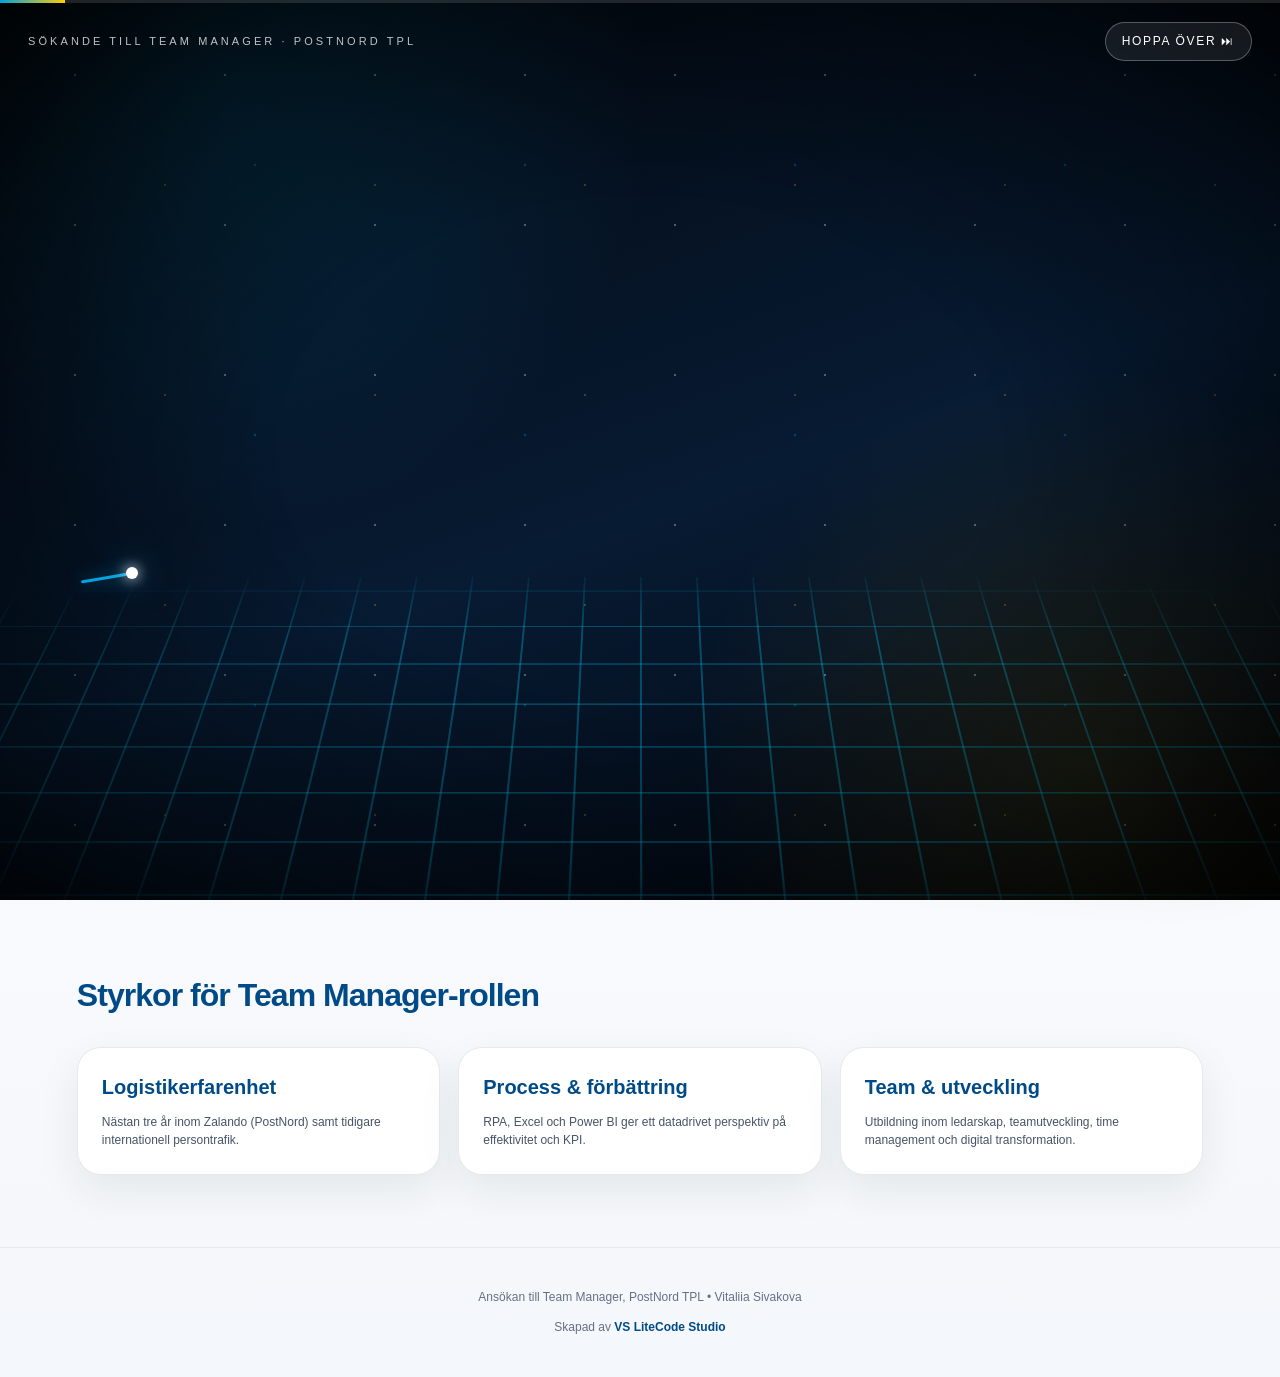
<file: index.html>
<!DOCTYPE html>
<html lang="sv">

<head>
  <meta charset="UTF-8" />
  <meta name="viewport" content="width=device-width, initial-scale=1.0" />
  <title>Vitaliia Sivakova – Ansökan PostNord TPL</title>
  <link rel="stylesheet" href="css/styles.css" />
</head>

<body>
  <div class="intro" id="intro" aria-hidden="true">
    <div class="starfield"></div>
    <div class="grid-floor"></div>

    <div class="intro-progress-track"><div class="intro-progress-bar" id="bar"></div></div>
    <div class="intro-topbar">
      <span class="intro-label">Sökande till Team Manager · PostNord TPL</span>
      <button class="skip-btn" id="skipBtn">Hoppa över ⏭</button>
    </div>

    <div class="route-wrap">
      <div class="route-tilt" id="routeTilt">
        <svg class="route-svg route-svg-desktop" viewBox="0 0 1200 600" preserveAspectRatio="xMidYMid meet">
          <defs>
            <linearGradient id="routeGrad" x1="0" y1="1" x2="1" y2="0">
              <stop offset="0" stop-color="#00A3E0"/>
              <stop offset="1" stop-color="#FFCC00"/>
            </linearGradient>
          </defs>
          <path id="routePath" class="route-path" d="M50,430 Q170,410 225,395 Q280,380 335,365 Q390,350 450,330 Q510,310 570,295 Q630,280 690,265 Q750,250 810,230 Q870,210 930,185 Q990,160 1140,60"/>
        </svg>
        <svg class="route-svg route-svg-mobile" viewBox="0 0 600 1200" preserveAspectRatio="xMidYMid meet">
          <defs>
            <linearGradient id="routeGradM" x1="0" y1="1" x2="0" y2="0">
              <stop offset="0" stop-color="#00A3E0"/>
              <stop offset="1" stop-color="#FFCC00"/>
            </linearGradient>
          </defs>
          <path id="routePathMobile" class="route-path" style="stroke:url(#routeGradM)" d="M300,1150 Q180,1040 280,995 Q380,930 290,875 Q200,820 300,765 Q400,710 300,655 Q200,600 300,545 Q400,490 300,435 Q200,380 300,325 Q400,270 300,80"/>
        </svg>
        <div class="marker" id="marker"></div>

        <div class="pin above m-left edge-left" style="--dx:14.2%;--dy:68.3%;--mx:30%;--my:86.7%">
          <div class="pin-dot"></div>
          <div class="pin-card"><i class="pin-short">Ukraina</i><b>8+ år · Ukraina</b><span>Internationell persontrafik, dokumenthantering, gränsmyndigheter</span></div>
        </div>
        <div class="pin below m-right" style="--dx:23.3%;--dy:63.3%;--mx:63.3%;--my:77.5%">
          <div class="pin-dot"></div>
          <div class="pin-card"><i class="pin-short">Eget företag</i><b>Eget företag · Ukraina</b><span>Kundkontakt, administration, planering och organisering</span></div>
        </div>
        <div class="pin below m-left" style="--dx:32.5%;--dy:58.3%;--mx:33.3%;--my:68.3%">
          <div class="pin-dot"></div>
          <div class="pin-card"><i class="pin-short">Sverige</i><b>2022–2025 · Sverige</b><span>Gymnasial utbildning, svenska som andraspråk 3, engelska 6</span></div>
        </div>
        <div class="pin below m-right" style="--dx:42.5%;--dy:51.7%;--mx:66.7%;--my:59.2%">
          <div class="pin-dot"></div>
          <div class="pin-card"><i class="pin-short">Zalando</i><b>2022– · Zalando (PostNord)</b><span>CEVA Logistics · lagerprocesser, kvalitet, produktivitet, säkerhet</span></div>
        </div>
        <div class="pin below m-left" style="--dx:52.5%;--dy:46.7%;--mx:33.3%;--my:50%">
          <div class="pin-dot"></div>
          <div class="pin-card"><i class="pin-short">Nackademin</i><b>2026 · Nackademin</b><span>Excel · RPA · Power BI — dataanalys, processoptimering, KPI-uppföljning</span></div>
        </div>
        <div class="pin below m-right" style="--dx:62.5%;--dy:41.7%;--mx:66.7%;--my:40.8%">
          <div class="pin-dot"></div>
          <div class="pin-card"><i class="pin-short">.NET</i><b>Sedan 2025 · Webbutvecklare .NET</b><span>Nackademin · C#, ASP.NET Core, SQL, Git/GitHub, Agile/Scrum</span></div>
        </div>
        <div class="pin below m-left" style="--dx:72.5%;--dy:35%;--mx:33.3%;--my:31.7%">
          <div class="pin-dot"></div>
          <div class="pin-card"><i class="pin-short">IBMI Berlin</i><b>2026 · IBMI, Berlin</b><span>Leadership &amp; Team Development · Time Management · Digital Transformation</span></div>
        </div>
        <div class="pin below m-right" style="--dx:82.5%;--dy:26.7%;--mx:66.7%;--my:22.5%">
          <div class="pin-dot"></div>
          <div class="pin-card"><i class="pin-short">RPA med AI</i><b>Pågående studier · Nackademin</b><span><strong>MLOps Engineer</strong> – sedan aug 2026<br><strong>RPA med AI</strong> – intyg på väg</span></div>
        </div>
        <div class="pin below m-left m-top edge-right" style="--dx:95%;--dy:10%;--mx:50%;--my:6.7%">
          <div class="pin-dot gold"></div>
          <div class="pin-card gold"><i class="pin-short">PostNord TPL</i><b>PostNord TPL, Brunna</b><span>Sökande till Team Manager</span></div>
        </div>
      </div>
    </div>

    <div class="finale" id="finale">
      <div>
        <div class="photo-portal"><img src="assets/profile.jpg" alt="Vitaliia Sivakova"/></div>
        <div class="word word-name" id="wordName" data-split>Vitaliia Sivakova</div>
        <div class="finale-kicker" id="finaleKicker">Sökande</div>
        <div class="word word-role" id="wordRole" data-split>Team Manager</div>
        <p class="role-sub" id="roleSub">Redo att leda teamet på PostNord TPL, Brunna.</p>
      </div>
    </div>

    <div class="intro-vignette"></div>
  </div>

  <header class="site-header">
    <a class="brand" href="index.html" aria-label="Startsida">
      <span class="brand-mark">PN</span>
      <span>PostNord Ansökan</span>
    </a>
    <button class="nav-toggle" aria-label="Öppna meny">☰</button>
    <nav class="nav">
      <a href="index.html">Start</a>
      <a href="html/cv.html">CV</a>
      <a href="html/personligt-brev.html">Personligt brev</a>
      <a href="html/diplom.html">Diplom</a>
    </nav>
  </header>


  <main>
    <section class="hero">
      <div class="hero-copy">
        <span class="eyebrow">Sökande till Team Manager, PostNord TPL</span>
        <h1>Vitaliia <span>Sivakova</span></h1>
        <p class="lead">
          Logistik, teamutveckling, processförbättring och digital kompetens.
          En professionell ansökningssida där rekryteraren snabbt kan öppna CV,
          personligt brev och diplom.
        </p>
        <div class="hero-actions">
          <a class="btn primary" href="html/cv.html">Öppna CV</a>
          <a class="btn secondary" href="html/personligt-brev.html">Personligt brev</a>
          <a class="btn secondary" href="html/diplom.html">Diplom & certifikat</a>
        </div>
      </div>
      <div class="hero-card">
        <div class="photo-frame">
          <img src="assets/profile.jpg" alt="Vitaliia Sivakova" />
        </div>
        <div class="floating-badge">Logistik • KPI • RPA</div>
      </div>
    </section>

    <section class="section reveal">
      <h2 class="section-title">Styrkor för Team Manager-rollen</h2>
      <div class="grid">
        <article class="card">
          <h3>Logistikerfarenhet</h3>
          <p>Nästan tre år inom Zalando (PostNord) samt tidigare internationell persontrafik.</p>
        </article>
        <article class="card">
          <h3>Process & förbättring</h3>
          <p>RPA, Excel och Power BI ger ett datadrivet perspektiv på effektivitet och KPI.</p>
        </article>
        <article class="card">
          <h3>Team & utveckling</h3>
          <p>Utbildning inom ledarskap, teamutveckling, time management och digital transformation.</p>
        </article>
      </div>
    </section>
  </main>


  <footer class="footer">
    <p>Ansökan till Team Manager, PostNord TPL • Vitaliia Sivakova</p>
    <p>Skapad av <a class="studio-link" href="https://bondarenkovita35-afk.github.io/vs-litecode-studio/"
        target="_blank" rel="noopener">VS LiteCode Studio</a></p>
  </footer>

  <script src="js/app.js"></script>
</body>

</html>
</file>
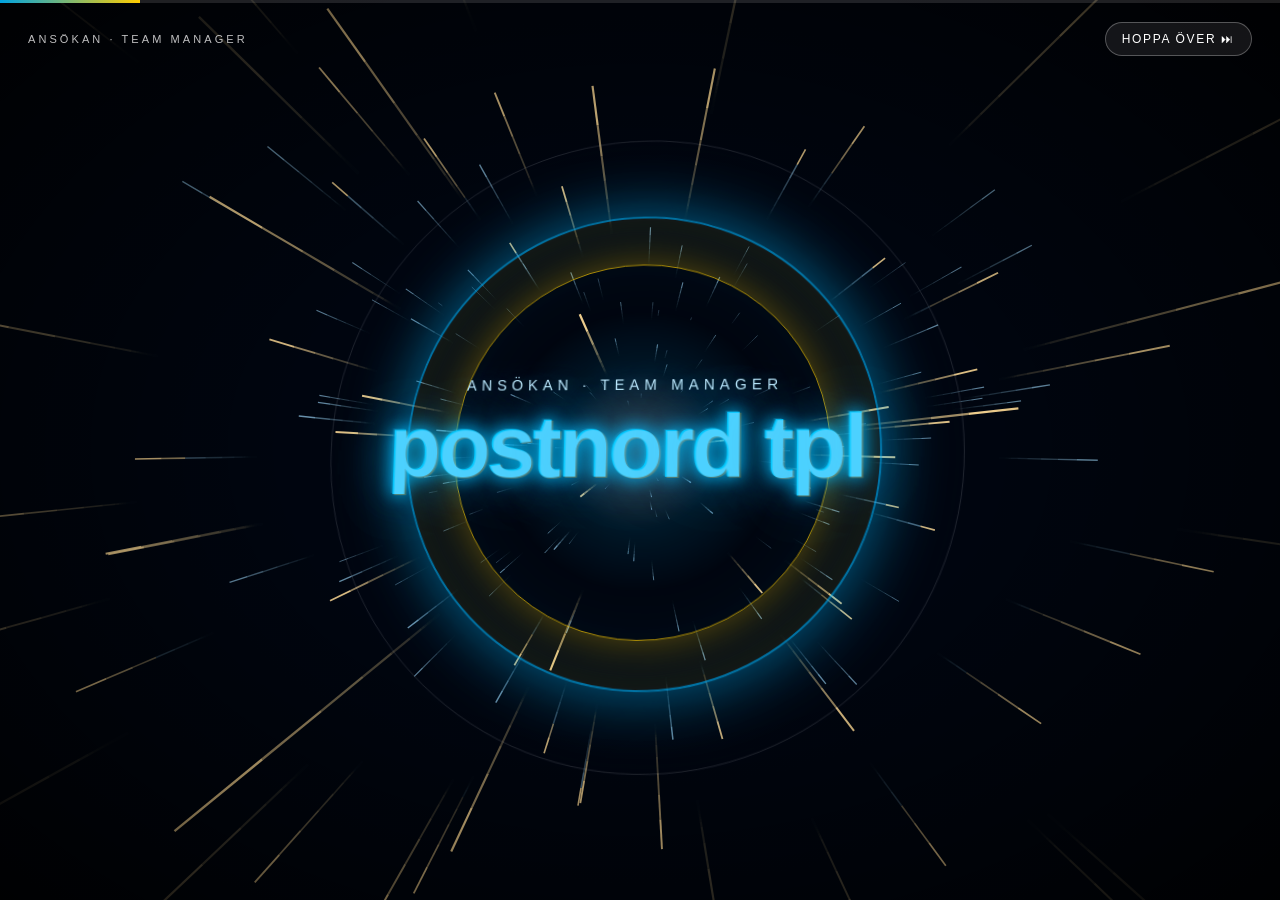
<file: intro-demo.html>
<!DOCTYPE html>
<html lang="sv">
<head>
<meta charset="UTF-8" />
<meta name="viewport" content="width=device-width, initial-scale=1.0" />
<title>Demo: förbättrad 3D-intro – Vitaliia Sivakova</title>
<style>
:root{
  --blue:#004B87;
  --light-blue:#00A3E0;
  --yellow:#FFCC00;
  --ink:#13202A;
}
*{box-sizing:border-box}
html{scroll-behavior:smooth}
body{
  margin:0;
  font-family:Arial, Helvetica, sans-serif;
  color:var(--ink);
  background:#F4F7FB;
}
body.locked{overflow:hidden}

/* ===================== INTRO OVERLAY ===================== */
.intro{
  position:fixed;inset:0;z-index:1000;
  overflow:hidden;perspective:1800px;
  color:#fff;
  background:linear-gradient(145deg,#02050b 0%,#061a30 45%,#010205 100%);
  transition:opacity .9s ease, visibility .9s ease, transform .9s ease;
}
.intro.hide{opacity:0;visibility:hidden;transform:scale(1.06)}

#warp{position:absolute;inset:0;display:block;width:100%;height:100%}

.flash{position:fixed;inset:0;pointer-events:none;z-index:15;opacity:0;
  background:radial-gradient(circle at 50% 50%, rgba(255,255,255,.9), rgba(0,183,255,.4) 40%, transparent 70%);}
.flash.go{animation:flashPulse .55s ease forwards}
@keyframes flashPulse{0%{opacity:0}18%{opacity:.85}100%{opacity:0}}

.intro-vignette{position:absolute;inset:0;pointer-events:none;z-index:3;
  background:radial-gradient(ellipse at center, transparent 0 38%, rgba(0,0,0,.5) 76%, rgba(0,0,0,.86) 100%);}

/* progress + skip */
.intro-topbar{position:absolute;top:0;left:0;right:0;z-index:20;display:flex;align-items:center;justify-content:space-between;padding:22px 28px}
.intro-progress-track{position:absolute;top:0;left:0;right:0;height:3px;background:rgba(255,255,255,.12);z-index:21}
.intro-progress-bar{height:100%;width:0%;background:linear-gradient(90deg,var(--light-blue),var(--yellow))}
.intro-label{font-size:11px;letter-spacing:.28em;text-transform:uppercase;color:rgba(255,255,255,.75)}
.skip-btn{font:inherit;font-size:12px;letter-spacing:.14em;text-transform:uppercase;color:#fff;background:rgba(255,255,255,.08);border:1px solid rgba(255,255,255,.28);border-radius:999px;padding:9px 16px;cursor:pointer;display:flex;align-items:center;gap:8px;transition:.2s ease}
.skip-btn:hover{background:rgba(255,255,255,.18)}

/* parallax wrapper */
.stage-wrap{position:absolute;inset:0;display:grid;place-items:center;transform-style:preserve-3d;opacity:0;transform:scale(.92);transition:opacity .9s ease, transform .9s ease;z-index:4}
.stage-wrap.ready{opacity:1;transform:scale(1)}

.stage{position:relative;width:min(1100px,90vw);height:min(640px,74vh);display:grid;place-items:center;transform-style:preserve-3d}

.ring{position:absolute;border-radius:50%;transform-style:preserve-3d;filter:drop-shadow(0 0 26px rgba(0,183,255,.3));animation:ringIn 1.4s ease forwards}
.ring-1{width:640px;height:640px;border:1px solid rgba(255,255,255,.12);animation:ringIn 1.4s ease forwards, spin 11s linear infinite}
.ring-2{width:480px;height:480px;border:2px solid rgba(0,183,255,.6);box-shadow:0 0 60px rgba(0,183,255,.5),inset 0 0 50px rgba(255,204,0,.14);animation:ringIn 1.4s ease forwards, spinRev 8s linear infinite}
.ring-3{width:380px;height:380px;border:1px solid rgba(255,204,0,.7);box-shadow:0 0 46px rgba(255,204,0,.4);animation:ringIn 1.4s ease forwards, spin 6s linear infinite}
.core{position:absolute;width:280px;height:280px;border-radius:50%;background:radial-gradient(circle, rgba(255,255,255,.22), rgba(0,183,255,.1) 40%, transparent 72%);filter:blur(2px);animation:breathe 2.6s ease-in-out infinite alternate}

/* scenes */
.scene{position:absolute;display:grid;place-items:center;text-align:center;opacity:0;pointer-events:none;transform:translateZ(-220px) scale(.82);filter:blur(10px);transition:opacity .55s ease, transform .6s cubic-bezier(.16,1,.3,1), filter .55s ease;z-index:5}
.scene.in{opacity:1;transform:translateZ(120px) scale(1);filter:blur(0)}
.scene.out{opacity:0;transform:translateZ(340px) scale(1.16);filter:blur(8px);transition-duration:.42s}

.kicker{font-size:clamp(11px,1.1vw,15px);letter-spacing:.34em;text-transform:uppercase;color:#bfeaff;margin-bottom:12px;text-shadow:0 0 18px rgba(0,183,255,.5);opacity:0}
.scene.in .kicker{animation:kickerIn .5s ease forwards .15s}
@keyframes kickerIn{to{opacity:1}}

.word{position:relative;font-family:Georgia,'Times New Roman',serif;font-weight:800;text-transform:uppercase;color:#ffe7b3;line-height:.92;white-space:nowrap;text-shadow:0 0 14px rgba(255,204,0,.42),0 0 32px rgba(0,183,255,.26),0 16px 60px rgba(0,0,0,.7)}
.scene.in .word{animation:wordGlow 2.3s ease-in-out infinite alternate 1.1s}
@keyframes wordGlow{0%{text-shadow:0 0 14px rgba(255,204,0,.42),0 0 32px rgba(0,183,255,.26),0 16px 60px rgba(0,0,0,.7)}100%{text-shadow:0 0 20px rgba(255,204,0,.62),0 0 46px rgba(0,183,255,.4),0 16px 60px rgba(0,0,0,.7)}}
.word::before,.word::after{content:attr(data-text);position:absolute;inset:0;pointer-events:none;mix-blend-mode:screen;opacity:0;transition:opacity .4s ease}
.word::before{color:#28c7ff;transform:translate3d(-1.5px,-1px,-8px)}
.word::after{color:#ffcc00;transform:translate3d(1.5px,1px,9px)}
.scene.in .word::before,.scene.in .word::after{opacity:.3}
.word-brand{font-family:Arial,Helvetica,sans-serif;font-weight:900;font-size:clamp(38px,6.6vw,84px);letter-spacing:-.04em;color:#00c3ff;text-transform:lowercase;text-shadow:0 0 16px rgba(0,183,255,.85),0 0 50px rgba(0,163,224,.55)}
.word-name{font-size:clamp(30px,5vw,68px)}
.word-role{font-size:clamp(24px,3.6vw,44px)}
.role-sub{margin-top:14px;font-size:clamp(12px,1.2vw,15px);letter-spacing:.08em;color:#d8f4ff;max-width:560px;opacity:0}
.scene.in .role-sub{animation:kickerIn .5s ease forwards .5s}

/* letters */
.lt{display:inline-block;opacity:0;transform:translateY(26px) rotateX(75deg) translateZ(-30px)}
.scene.in .lt{animation:letterIn .6s cubic-bezier(.16,1,.3,1) forwards}
.scene.out .lt{transition:none}
@keyframes letterIn{to{opacity:1;transform:translateY(0) rotateX(0) translateZ(0)}}

/* monogram */
.monogram{font-family:Georgia,'Times New Roman',serif;font-weight:900;font-size:clamp(70px,10vw,132px);color:#ffe7b3;text-shadow:0 0 20px rgba(255,204,0,.6),0 0 60px rgba(0,183,255,.4);opacity:0;transform:scale(.3) rotateY(90deg);filter:blur(10px)}
.scene.in .monogram{animation:monoPop .75s cubic-bezier(.16,1,.3,1) forwards}
@keyframes monoPop{0%{opacity:0;transform:scale(.3) rotateY(90deg);filter:blur(10px)}60%{opacity:1;transform:scale(1.14) rotateY(-8deg);filter:blur(0)}100%{opacity:1;transform:scale(1) rotateY(0)}}

/* chips */
.chips{position:relative;margin-top:26px;display:flex;gap:10px;flex-wrap:wrap;justify-content:center;max-width:640px}
.chip{padding:9px 15px;border-radius:999px;border:1px solid rgba(255,255,255,.22);background:rgba(5,20,36,.5);backdrop-filter:blur(3px);font-size:11px;font-weight:800;letter-spacing:.08em;text-transform:uppercase;color:#fff;opacity:0;transform:translateY(14px) scale(.85)}
.scene.in .chip{animation:chipPop .5s cubic-bezier(.16,1,.3,1) forwards}
.scene.in .chip:nth-child(1){animation-delay:.9s}
.scene.in .chip:nth-child(2){animation-delay:1.15s}
.scene.in .chip:nth-child(3){animation-delay:1.4s}
.scene.in .chip:nth-child(4){animation-delay:1.65s}
@keyframes chipPop{0%{opacity:0;transform:translateY(14px) scale(.85)}70%{opacity:1;transform:translateY(-3px) scale(1.05)}100%{opacity:1;transform:translateY(0) scale(1)}}

/* photo portal */
.scene.scene-photo{filter:none;transition:opacity .5s ease, transform .55s cubic-bezier(.16,1,.3,1)}
.scene.scene-photo.out{filter:none}
.photo-portal{width:190px;height:190px;border-radius:50%;overflow:hidden;border:3px solid rgba(255,204,0,.85);box-shadow:0 0 60px rgba(0,183,255,.55),0 0 110px rgba(255,204,0,.3);opacity:0;transform:scale(.4) rotate(-20deg);filter:blur(5px)}
.photo-portal img{width:100%;height:100%;object-fit:cover;object-position:center 20%;display:block}
.scene.in .photo-portal{animation:photoPop 1.05s cubic-bezier(.16,1,.3,1) forwards}
@keyframes photoPop{0%{opacity:0;transform:scale(.4) rotate(-20deg);filter:blur(5px)}55%{opacity:1;transform:scale(1.05) rotate(2deg);filter:blur(0)}100%{opacity:1;transform:scale(1) rotate(0);filter:blur(0)}}
.tagline{margin-top:18px;font-size:13px;letter-spacing:.22em;text-transform:uppercase;color:#ffe7b3;opacity:0}
.scene.in .tagline{animation:kickerIn .5s ease forwards .45s}

@keyframes spin{to{transform:rotate(360deg)}}
@keyframes spinRev{to{transform:rotate(-360deg)}}
@keyframes ringIn{0%{opacity:0;transform:scale(.5) rotateZ(-40deg)}100%{opacity:1;transform:scale(1) rotateZ(0)}}
@keyframes breathe{to{transform:scale(1.08);opacity:.85}}

@media (max-width:820px){
  .ring-1{width:380px;height:380px}.ring-2{width:290px;height:290px}.ring-3{width:220px;height:220px}
  .core{width:170px;height:170px}
  .photo-portal{width:140px;height:140px}
}

/* ===================== PAGE BEHIND INTRO (mirrors the real hero) ===================== */
.hero{min-height:100vh;display:grid;grid-template-columns:1.05fr .95fr;gap:48px;align-items:center;padding:70px 6vw;background:linear-gradient(180deg,#fff,#F4F7FB)}
.eyebrow{display:inline-flex;align-items:center;gap:8px;padding:8px 13px;border:1px solid #E5EAF0;border-radius:999px;background:#fff;font-weight:700;color:var(--blue);font-size:13px}
.eyebrow::before{content:"";width:9px;height:9px;border-radius:50%;background:var(--yellow);box-shadow:0 0 0 5px rgba(255,204,0,.2)}
.hero h1{margin:20px 0 12px;font-size:clamp(38px,6vw,66px);line-height:.98;letter-spacing:-.05em}
.hero h1 span{color:var(--blue)}
.hero .lead{font-size:16px;color:#344054;max-width:520px}
.hero-actions{display:flex;gap:12px;flex-wrap:wrap;margin-top:24px}
.btn{display:inline-flex;align-items:center;gap:8px;padding:13px 17px;border-radius:14px;text-decoration:none;font-weight:800;font-size:14px;border:1px solid transparent}
.btn.primary{background:var(--blue);color:#fff;box-shadow:0 18px 36px rgba(0,75,135,.22)}
.btn.secondary{background:#fff;color:var(--blue);border-color:#E5EAF0}
.hero-card{position:relative}
.photo-frame{padding:14px;border-radius:32px;background:linear-gradient(145deg,#fff,#EFF5FA);box-shadow:0 24px 70px rgba(19,32,42,.14)}
.photo-frame img{display:block;width:100%;border-radius:24px;aspect-ratio:4/5;object-fit:cover;object-position:center 22%}
@media(max-width:900px){.hero{grid-template-columns:1fr}}
</style>
</head>
<body class="locked">

  <div class="intro" id="intro">
    <canvas id="warp"></canvas>
    <div class="flash" id="flash"></div>

    <div class="intro-progress-track"><div class="intro-progress-bar" id="bar"></div></div>
    <div class="intro-topbar">
      <span class="intro-label">Ansökan · Team Manager</span>
      <button class="skip-btn" id="skipBtn">Hoppa över ⏭</button>
    </div>

    <div class="stage-wrap" id="stageWrap">
      <div class="stage">
        <div class="ring ring-1"></div>
        <div class="ring ring-2"></div>
        <div class="ring ring-3"></div>
        <div class="core"></div>

        <section class="scene scene-mark">
          <div class="monogram">VS</div>
        </section>

        <section class="scene scene-brand">
          <div class="kicker">Ansökan · Team Manager</div>
          <div class="word word-brand" data-split>postnord tpl</div>
        </section>

        <section class="scene scene-name">
          <div class="kicker">Sökande</div>
          <div class="word word-name" data-split>Vitaliia Sivakova</div>
        </section>

        <section class="scene scene-role">
          <div class="word word-role" data-split>Team Manager</div>
          <p class="role-sub">Logistik, teamutveckling, KPI-uppföljning och digital kompetens.</p>
          <div class="chips">
            <span class="chip">Ledarskap</span>
            <span class="chip">Team Management</span>
            <span class="chip">KPI &amp; Process</span>
            <span class="chip">Digital transformation</span>
          </div>
        </section>

        <section class="scene scene-photo">
          <div class="photo-portal"><img src="assets/profile.jpg" alt="Vitaliia Sivakova" /></div>
          <div class="tagline">Redo att leda teamet</div>
        </section>
      </div>
    </div>

    <div class="intro-vignette"></div>
  </div>

  <main class="hero">
    <div class="hero-copy">
      <span class="eyebrow">Sökande till Team Manager, PostNord TPL</span>
      <h1>Vitaliia <span>Sivakova</span></h1>
      <p class="lead">Logistik, teamutveckling, processförbättring och digital kompetens.</p>
      <div class="hero-actions">
        <a class="btn primary" href="html/cv.html">Öppna CV</a>
        <a class="btn secondary" href="html/personligt-brev.html">Personligt brev</a>
        <a class="btn secondary" href="html/diplom.html">Diplom &amp; certifikat</a>
      </div>
    </div>
    <div class="hero-card">
      <div class="photo-frame"><img src="assets/profile.jpg" alt="Vitaliia Sivakova" /></div>
    </div>
  </main>

  <script>
    const DURATION_MS = 13800;
    const intro = document.getElementById('intro');
    const skipBtn = document.getElementById('skipBtn');
    const bar = document.getElementById('bar');
    const flash = document.getElementById('flash');
    const stageWrap = document.getElementById('stageWrap');

    // split text nodes into per-letter spans for a staggered 3D reveal
    document.querySelectorAll('[data-split]').forEach(el => {
      const text = el.textContent.trim();
      el.setAttribute('data-text', text);
      el.textContent = '';
      [...text].forEach((ch, i) => {
        const s = document.createElement('span');
        s.className = 'lt';
        s.textContent = ch === ' ' ? ' ' : ch;
        s.style.animationDelay = (i * 42) + 'ms';
        el.appendChild(s);
      });
    });

    // entrance for the whole rig
    requestAnimationFrame(() => setTimeout(() => stageWrap.classList.add('ready'), 60));

    // mouse / touch parallax tilt
    let tx = 0, ty = 0, running = true;
    function onMove(x, y){
      tx = ((x / innerWidth) - 0.5) * 16;
      ty = ((y / innerHeight) - 0.5) * -16;
    }
    window.addEventListener('mousemove', e => onMove(e.clientX, e.clientY));
    window.addEventListener('touchmove', e => { if (e.touches[0]) onMove(e.touches[0].clientX, e.touches[0].clientY); }, {passive:true});
    function parallaxLoop(){
      stageWrap.style.transform = `rotateY(${tx}deg) rotateX(${ty}deg)`;
      if (running) requestAnimationFrame(parallaxLoop);
    }
    requestAnimationFrame(parallaxLoop);

    // scene timeline
    const timeline = [
      { sel: '.scene-mark',  start: 0 },
      { sel: '.scene-brand', start: 1500 },
      { sel: '.scene-name',  start: 4100 },
      { sel: '.scene-role',  start: 7300 },
      { sel: '.scene-photo', start: 11100 },
    ];
    let activeEl = null;
    function activate(sel){
      if (activeEl){ activeEl.classList.remove('in'); activeEl.classList.add('out'); }
      const el = document.querySelector(sel);
      void el.offsetWidth; // restart letter animations
      el.classList.remove('out');
      el.classList.add('in');
      activeEl = el;
    }
    const timers = timeline.map(t => setTimeout(() => activate(t.sel), t.start));
    window.__qa = { timers, activate };

    // progress bar
    const barStart = performance.now();
    function tickBar(){
      const p = Math.min(1, (performance.now() - barStart) / DURATION_MS);
      bar.style.width = (p * 100) + '%';
      if (p < 1 && running) requestAnimationFrame(tickBar);
    }
    requestAnimationFrame(tickBar);

    // camera / warp speed bursts (hyperspace jumps)
    function doFlash(){ flash.classList.remove('go'); void flash.offsetWidth; flash.classList.add('go'); }
    function burst(peak, rampMs){
      const startV = warpSpeed, t0 = performance.now();
      (function step(now){
        const p = Math.min(1, (now - t0) / rampMs);
        warpSpeed = startV + (peak - startV) * (1 - Math.pow(1 - p, 3));
        if (p < 1 && running) requestAnimationFrame(step);
      })(t0);
    }
    const burstTimers = [
      setTimeout(() => { doFlash(); burst(26, 600); }, 900),
      setTimeout(() => burst(2.6, 1300), 1900),
      setTimeout(() => { doFlash(); burst(28, 620); }, 10700),
      setTimeout(() => burst(2, 1400), 11900),
    ];

    // canvas hyperspace starfield
    const canvas = document.getElementById('warp');
    const ctx = canvas.getContext('2d');
    let w, h, cx, cy;
    function resize(){ w = canvas.width = innerWidth; h = canvas.height = innerHeight; cx = w/2; cy = h/2; }
    resize();
    window.addEventListener('resize', resize);
    const STAR_COUNT = 240;
    const stars = Array.from({ length: STAR_COUNT }, () => ({
      x: (Math.random() - 0.5) * w * 1.6,
      y: (Math.random() - 0.5) * h * 1.6,
      z: Math.random() * w,
    }));
    let warpSpeed = 2.2;
    function drawStars(){
      if (!running) return;
      ctx.fillStyle = 'rgba(3,8,17,0.32)';
      ctx.fillRect(0, 0, w, h);
      for (const s of stars){
        const prevZ = s.z;
        s.z -= warpSpeed;
        if (s.z <= 1){
          s.x = (Math.random() - 0.5) * w * 1.6;
          s.y = (Math.random() - 0.5) * h * 1.6;
          s.z = w;
          continue;
        }
        const k = 260 / s.z;
        const sx = s.x * k + cx, sy = s.y * k + cy;
        if (sx < -50 || sx > w + 50 || sy < -50 || sy > h + 50) continue;
        const pk = 260 / prevZ;
        const psx = s.x * pk + cx, psy = s.y * pk + cy;
        const size = Math.max(.6, (1 - s.z / w) * 2.6);
        const t = 1 - s.z / w;
        ctx.strokeStyle = t > .6
          ? `rgba(255,220,150,${0.5 + t*0.5})`
          : `rgba(160,220,255,${0.35 + t*0.5})`;
        ctx.lineWidth = size;
        ctx.beginPath();
        ctx.moveTo(psx, psy);
        ctx.lineTo(sx, sy);
        ctx.stroke();
      }
      requestAnimationFrame(drawStars);
    }
    requestAnimationFrame(drawStars);

    function endIntro(){
      running = false;
      timers.forEach(clearTimeout);
      burstTimers.forEach(clearTimeout);
      intro.classList.add('hide');
      document.body.classList.remove('locked');
    }
    const endTimer = setTimeout(endIntro, DURATION_MS);
    skipBtn.addEventListener('click', () => { clearTimeout(endTimer); endIntro(); });
    window.addEventListener('keydown', (e) => {
      if (e.key === 'Escape' || e.key === 'Enter' || e.key === ' ') { clearTimeout(endTimer); endIntro(); }
    });

    // QA helper (harmless in production, used only for manual scene inspection)
    window.__qa = {
      timers, burstTimers, endTimer, activate,
      freeze(sel){
        clearTimeout(endTimer);
        [...timers, ...burstTimers].forEach(clearTimeout);
        intro.classList.remove('hide');
        running = true;
        activate(sel);
        requestAnimationFrame(drawStars);
        requestAnimationFrame(parallaxLoop);
      }
    };
  </script>
</body>
</html>
</file>
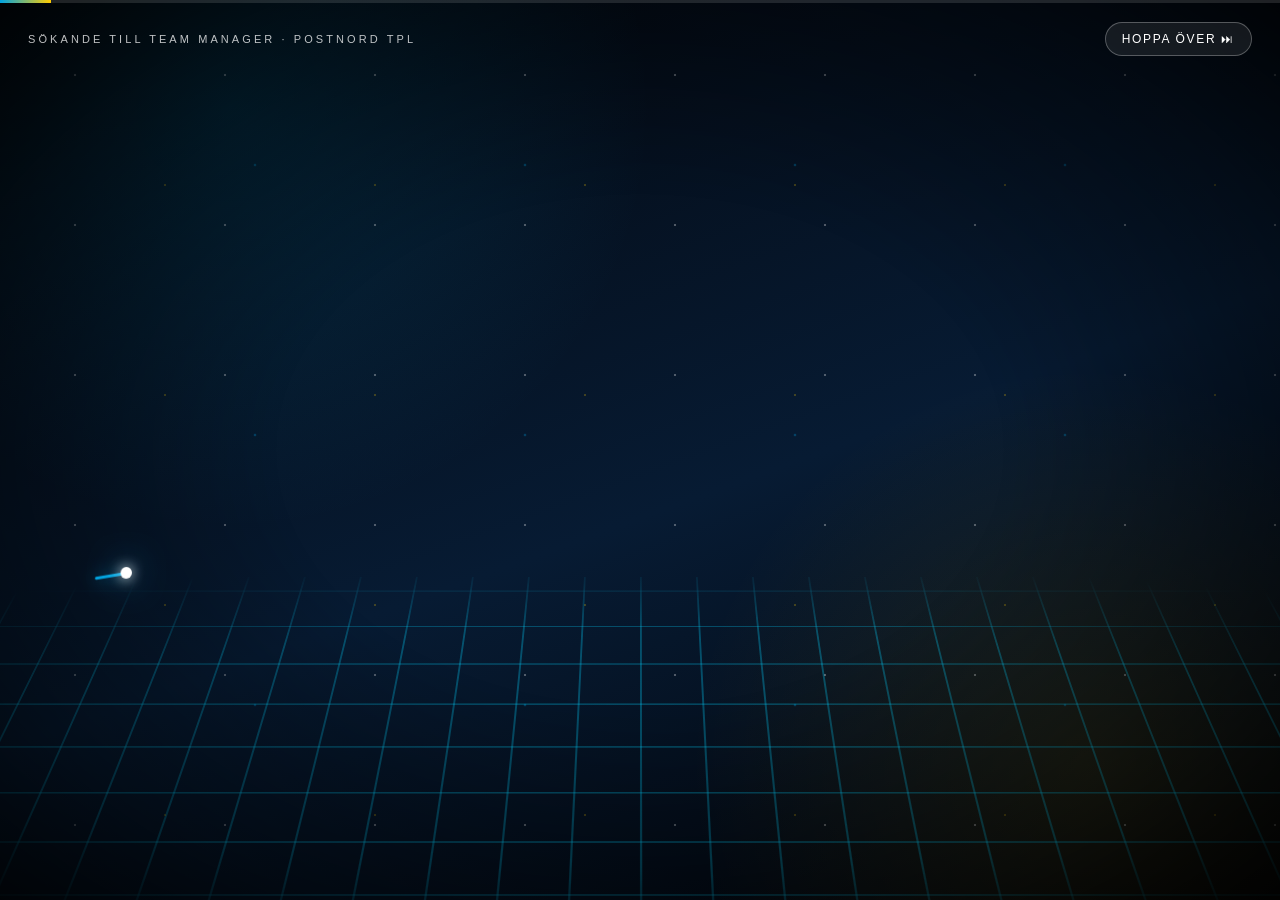
<file: intro-route.html>
<!DOCTYPE html>
<html lang="sv">
<head>
<meta charset="UTF-8" />
<meta name="viewport" content="width=device-width, initial-scale=1.0" />
<title>Demo: karriärresan – Vitaliia Sivakova</title>
<style>
:root{
  --blue:#004B87;
  --light-blue:#00A3E0;
  --yellow:#FFCC00;
  --ink:#13202A;
}
*{box-sizing:border-box}
html{scroll-behavior:smooth}
body{margin:0;font-family:Arial, Helvetica, sans-serif;color:var(--ink);background:#F4F7FB}
body.locked{overflow:hidden}

/* ===================== INTRO ===================== */
.intro{
  position:fixed;inset:0;z-index:1000;overflow:hidden;perspective:1600px;color:#fff;
  background:
    radial-gradient(circle at 18% 12%, rgba(0,163,224,.16), transparent 32%),
    radial-gradient(circle at 85% 85%, rgba(255,204,0,.10), transparent 30%),
    linear-gradient(160deg,#03060c 0%,#071b33 55%,#020409 100%);
  transition:opacity 1s ease, visibility 1s ease, transform 1s ease;
}
.intro.hide{opacity:0;visibility:hidden;transform:scale(1.04)}

.starfield{
  position:absolute;inset:0;pointer-events:none;z-index:1;
  background-image:
    radial-gradient(circle, rgba(255,255,255,.95) 0 1px, transparent 1.6px),
    radial-gradient(circle, rgba(255,204,0,.75) 0 1px, transparent 1.5px),
    radial-gradient(circle, rgba(0,183,255,.8) 0 1px, transparent 1.7px);
  background-size:150px 150px, 210px 210px, 270px 270px;
  background-position:0 0, 60px 80px, 120px 30px;
  opacity:.32;
  animation:starTwinkle 3.6s ease-in-out infinite alternate;
}
@keyframes starTwinkle{0%{opacity:.28}100%{opacity:.68}}
.intro.finale-active .starfield{animation-play-state:paused;opacity:0 !important}

/* isometric floor grid, purely decorative, neon-lit */
.grid-floor{
  position:absolute;left:50%;bottom:-12%;width:170%;height:60%;
  transform:translateX(-50%) rotateX(58deg);
  background-image:
    repeating-linear-gradient(0deg, rgba(0,210,255,.30) 0 2px, transparent 2px 64px),
    repeating-linear-gradient(90deg, rgba(0,210,255,.30) 0 2px, transparent 2px 64px);
  background-position:0 0;
  -webkit-mask-image:radial-gradient(ellipse at center, #000 45%, transparent 78%);
          mask-image:radial-gradient(ellipse at center, #000 45%, transparent 78%);
  animation:gridNeonPulse 3s ease-in-out infinite alternate;
}
@keyframes gridNeonPulse{
  0%{opacity:.55;filter:drop-shadow(0 0 8px rgba(0,183,255,.4)) drop-shadow(0 0 20px rgba(0,183,255,.22))}
  100%{opacity:.95;filter:drop-shadow(0 0 16px rgba(255,204,0,.55)) drop-shadow(0 0 40px rgba(0,183,255,.5))}
}

.intro-vignette{position:absolute;inset:0;pointer-events:none;z-index:3;background:radial-gradient(ellipse at center, transparent 0 40%, rgba(0,0,0,.46) 78%, rgba(0,0,0,.82) 100%)}

.intro-topbar{position:absolute;top:0;left:0;right:0;z-index:20;display:flex;align-items:center;justify-content:space-between;padding:22px 28px}
.intro-progress-track{position:absolute;top:0;left:0;right:0;height:3px;background:rgba(255,255,255,.12);z-index:21}
.intro-progress-bar{height:100%;width:0%;background:linear-gradient(90deg,var(--light-blue),var(--yellow))}
.intro-label{font-size:11px;letter-spacing:.28em;text-transform:uppercase;color:rgba(255,255,255,.75);opacity:0;transition:opacity .8s ease}
.intro.ready .intro-label{opacity:1}
.skip-btn{font:inherit;font-size:12px;letter-spacing:.14em;text-transform:uppercase;color:#fff;background:rgba(255,255,255,.08);border:1px solid rgba(255,255,255,.28);border-radius:999px;padding:9px 16px;cursor:pointer;display:flex;align-items:center;gap:8px}
.skip-btn:hover{background:rgba(255,255,255,.18)}

/* route stage */
.route-wrap{position:absolute;inset:0;display:grid;place-items:center;z-index:4;transform-style:preserve-3d;opacity:1;transition:opacity 1s ease}
.intro.finale-active .route-wrap{opacity:0}
.intro.finale-active .grid-floor{animation-play-state:paused;opacity:0!important;transition:opacity .8s ease}
.route-tilt{position:relative;width:min(1240px,95vw);aspect-ratio:2/1;transform-style:preserve-3d}
.route-svg{position:absolute;inset:0;width:100%;height:100%;overflow:visible}
.route-svg-mobile{display:none}
.route-path{fill:none;stroke:url(#routeGrad);stroke-width:3;stroke-linecap:round;filter:drop-shadow(0 0 8px rgba(0,183,255,.5))}
.marker{position:absolute;width:12px;height:12px;margin:-6px;border-radius:50%;background:#fff;box-shadow:0 0 14px #fff,0 0 34px rgba(0,183,255,.9);opacity:0;transition:opacity .3s ease}
.marker.show{opacity:1}

.pin{position:absolute;left:var(--dx);top:var(--dy);transform:translate(-50%,-50%);text-align:center;z-index:6}
.pin-dot{width:12px;height:12px;margin:0 auto;border-radius:50%;background:#8ee8ff;box-shadow:0 0 14px #8ee8ff,0 0 32px rgba(0,183,255,.85);opacity:0;transform:scale(.3);transition:opacity .4s ease, transform .4s cubic-bezier(.16,1,.3,1)}
.pin-dot.gold{background:#ffe28a;box-shadow:0 0 16px #ffe28a,0 0 38px rgba(255,204,0,.9)}
.pin.show .pin-dot{opacity:1;transform:scale(1)}
.pin-card{position:absolute;left:50%;transform:translate(-50%,8px);width:250px;padding:14px 17px;border-radius:16px;background:rgba(4,16,30,.8);border:1px solid rgba(255,255,255,.18);backdrop-filter:blur(3px);opacity:0;transition:opacity .5s ease .1s, transform .5s cubic-bezier(.16,1,.3,1) .1s;pointer-events:none}
.pin-card b{display:block;font-size:15px;letter-spacing:.02em;color:#ffe28a}
.pin-card span{display:block;margin-top:5px;font-size:13px;line-height:1.4;color:#dff3ff}
.pin.above .pin-card{bottom:18px;transform:translate(-50%,8px)}
.pin.below .pin-card{top:18px;transform:translate(-50%,-8px)}
.pin.show .pin-card{opacity:1;transform:translate(-50%,0)}
.pin-short{display:none;font-size:11px;font-weight:800;letter-spacing:.03em;color:#ffe28a;white-space:nowrap}
.pin.show:not(.active) .pin-card{width:auto;padding:7px 12px;border-radius:10px}
.pin.show:not(.active) .pin-card b,.pin.show:not(.active) .pin-card span{display:none}
.pin.show:not(.active) .pin-card .pin-short{display:block}
.pin.active .pin-dot{transform:scale(1.25)}
.pin-card.gold b{color:#fff4bf}
.pin-card.gold{border-color:rgba(255,204,0,.35)}
@media(min-width:821px){
  .pin.edge-left .pin-card{left:0;transform:translate(0,8px)}
  .pin.edge-left.below .pin-card{transform:translate(0,-8px)}
  .pin.edge-left.show:not(.active) .pin-card{transform:translate(0,8px)}
  .pin.edge-right .pin-card{left:auto;right:0;transform:translate(0,8px)}
  .pin.edge-right.below .pin-card{transform:translate(0,-8px)}
  .pin.edge-right.show:not(.active) .pin-card{transform:translate(0,8px)}
}

/* finale */
.finale{position:absolute;inset:0;display:grid;place-items:center;text-align:center;z-index:8;opacity:0;pointer-events:none;transform:translateZ(0) scale(.92);transition:opacity .8s ease, transform .8s cubic-bezier(.16,1,.3,1)}
.finale.show{opacity:1;transform:translateZ(0) scale(1)}
.photo-portal{width:190px;height:190px;border-radius:50%;overflow:hidden;border:3px solid rgba(255,204,0,.85);box-shadow:0 0 60px rgba(0,183,255,.55),0 0 110px rgba(255,204,0,.3);opacity:0;transform:scale(.4) rotate(-16deg);filter:blur(4px);transition:opacity .9s cubic-bezier(.16,1,.3,1), transform .9s cubic-bezier(.16,1,.3,1), filter .9s ease}
.photo-portal img{width:100%;height:100%;object-fit:cover;object-position:center 20%;display:block}
.finale.show .photo-portal{opacity:1;transform:scale(1) rotate(0);filter:blur(0)}
.word{position:relative;font-family:Georgia,'Times New Roman',serif;font-weight:800;text-transform:uppercase;color:#ffe7b3;line-height:.95;white-space:nowrap;margin-top:20px;text-shadow:0 0 14px rgba(255,204,0,.42),0 0 32px rgba(0,183,255,.26),0 16px 60px rgba(0,0,0,.7);opacity:0;transition:opacity .3s ease}
.word.show{opacity:1}
.word::before,.word::after{content:attr(data-text);position:absolute;inset:0;pointer-events:none;mix-blend-mode:screen;opacity:.3}
.word::before{color:#28c7ff;transform:translate3d(-1.5px,-1px,0)}
.word::after{color:#ffcc00;transform:translate3d(1.5px,1px,0)}
.word-name{font-size:clamp(28px,4.6vw,60px)}
.finale-kicker{margin-top:16px;font-size:11px;letter-spacing:.34em;text-transform:uppercase;color:#bfeaff;opacity:0;transition:opacity .5s ease}
.finale-kicker.show{opacity:1}
.word-role{font-size:clamp(20px,3.2vw,38px);margin-top:4px}
.lt{display:inline-block;opacity:0;transform:translateY(20px) rotateX(70deg)}
.word.show .lt{animation:letterIn .55s cubic-bezier(.16,1,.3,1) forwards}
@keyframes letterIn{to{opacity:1;transform:translateY(0) rotateX(0)}}
.role-sub{margin-top:14px;font-size:13px;letter-spacing:.06em;color:#d8f4ff;max-width:420px;opacity:0;transition:opacity .6s ease .2s}
.role-sub.show{opacity:1}

@media(max-width:820px){
  .route-tilt{width:min(400px,92vw);aspect-ratio:1/2}
  .route-svg-desktop{display:none}
  .route-svg-mobile{display:block}
  .pin{left:var(--mx);top:var(--my)}

  .pin-card{width:150px;font-size:10px}
  .word-name{font-size:26px}
  .word-role{font-size:18px}
  .photo-portal{width:140px;height:140px}

  .pin.m-left .pin-card,.pin.m-right .pin-card{top:50%;bottom:auto;transform:translate(0,-50%)}
  .pin.m-left .pin-card{left:18px}
  .pin.m-right .pin-card{left:auto;right:18px}
  .pin.show.m-left .pin-card,.pin.show.m-right .pin-card{opacity:1;transform:translate(0,-50%)}
  .pin.m-top .pin-card,.pin.show.m-top .pin-card{top:20px;bottom:auto;transform:translate(0,0)}
}

/* ===================== PAGE BEHIND INTRO (mirrors the real hero) ===================== */
.hero{min-height:100vh;display:grid;grid-template-columns:1.05fr .95fr;gap:48px;align-items:center;padding:70px 6vw;background:linear-gradient(180deg,#fff,#F4F7FB)}
.eyebrow{display:inline-flex;align-items:center;gap:8px;padding:8px 13px;border:1px solid #E5EAF0;border-radius:999px;background:#fff;font-weight:700;color:var(--blue);font-size:13px}
.eyebrow::before{content:"";width:9px;height:9px;border-radius:50%;background:var(--yellow);box-shadow:0 0 0 5px rgba(255,204,0,.2)}
.hero h1{margin:20px 0 12px;font-size:clamp(38px,6vw,66px);line-height:.98;letter-spacing:-.05em}
.hero h1 span{color:var(--blue)}
.hero .lead{font-size:16px;color:#344054;max-width:520px}
.hero-actions{display:flex;gap:12px;flex-wrap:wrap;margin-top:24px}
.btn{display:inline-flex;align-items:center;gap:8px;padding:13px 17px;border-radius:14px;text-decoration:none;font-weight:800;font-size:14px;border:1px solid transparent}
.btn.primary{background:var(--blue);color:#fff;box-shadow:0 18px 36px rgba(0,75,135,.22)}
.btn.secondary{background:#fff;color:var(--blue);border-color:#E5EAF0}
.hero-card{position:relative}
.photo-frame{padding:14px;border-radius:32px;background:linear-gradient(145deg,#fff,#EFF5FA);box-shadow:0 24px 70px rgba(19,32,42,.14)}
.photo-frame img{display:block;width:100%;border-radius:24px;aspect-ratio:4/5;object-fit:cover;object-position:center 22%}
@media(max-width:900px){.hero{grid-template-columns:1fr}}
</style>
</head>
<body class="locked">

  <div class="intro" id="intro">
    <div class="starfield"></div>
    <div class="grid-floor"></div>

    <div class="intro-progress-track"><div class="intro-progress-bar" id="bar"></div></div>
    <div class="intro-topbar">
      <span class="intro-label">Sökande till Team Manager · PostNord TPL</span>
      <button class="skip-btn" id="skipBtn">Hoppa över ⏭</button>
    </div>

    <div class="route-wrap">
      <div class="route-tilt" id="routeTilt">
        <svg class="route-svg route-svg-desktop" viewBox="0 0 1200 600" preserveAspectRatio="xMidYMid meet">
          <defs>
            <linearGradient id="routeGrad" x1="0" y1="1" x2="1" y2="0">
              <stop offset="0" stop-color="#00A3E0"/>
              <stop offset="1" stop-color="#FFCC00"/>
            </linearGradient>
          </defs>
          <path id="routePath" class="route-path" d="M50,430 Q170,410 225,395 Q280,380 335,365 Q390,350 450,330 Q510,310 570,295 Q630,280 690,265 Q750,250 810,230 Q870,210 930,185 Q990,160 1140,60"/>
        </svg>
        <svg class="route-svg route-svg-mobile" viewBox="0 0 600 1200" preserveAspectRatio="xMidYMid meet">
          <defs>
            <linearGradient id="routeGradM" x1="0" y1="1" x2="0" y2="0">
              <stop offset="0" stop-color="#00A3E0"/>
              <stop offset="1" stop-color="#FFCC00"/>
            </linearGradient>
          </defs>
          <path id="routePathMobile" class="route-path" style="stroke:url(#routeGradM)" d="M300,1150 Q180,1040 280,995 Q380,930 290,875 Q200,820 300,765 Q400,710 300,655 Q200,600 300,545 Q400,490 300,435 Q200,380 300,325 Q400,270 300,80"/>
        </svg>
        <div class="marker" id="marker"></div>

        <div class="pin above m-left edge-left" style="--dx:14.2%;--dy:68.3%;--mx:30%;--my:86.7%">
          <div class="pin-dot"></div>
          <div class="pin-card"><i class="pin-short">Ukraina</i><b>8+ år · Ukraina</b><span>Internationell persontrafik, dokumenthantering, gränsmyndigheter</span></div>
        </div>
        <div class="pin below m-right" style="--dx:23.3%;--dy:63.3%;--mx:63.3%;--my:77.5%">
          <div class="pin-dot"></div>
          <div class="pin-card"><i class="pin-short">Eget företag</i><b>Eget företag · Ukraina</b><span>Kundkontakt, administration, planering och organisering</span></div>
        </div>
        <div class="pin below m-left" style="--dx:32.5%;--dy:58.3%;--mx:33.3%;--my:68.3%">
          <div class="pin-dot"></div>
          <div class="pin-card"><i class="pin-short">Sverige</i><b>2022–2025 · Sverige</b><span>Gymnasial utbildning, svenska som andraspråk 3, engelska 6</span></div>
        </div>
        <div class="pin below m-right" style="--dx:42.5%;--dy:51.7%;--mx:66.7%;--my:59.2%">
          <div class="pin-dot"></div>
          <div class="pin-card"><i class="pin-short">Zalando</i><b>2022– · Zalando (PostNord)</b><span>CEVA Logistics · lagerprocesser, kvalitet, produktivitet, säkerhet</span></div>
        </div>
        <div class="pin below m-left" style="--dx:52.5%;--dy:46.7%;--mx:33.3%;--my:50%">
          <div class="pin-dot"></div>
          <div class="pin-card"><i class="pin-short">Nackademin</i><b>2026 · Nackademin</b><span>Excel · RPA · Power BI — dataanalys, processoptimering, KPI-uppföljning</span></div>
        </div>
        <div class="pin below m-right" style="--dx:62.5%;--dy:41.7%;--mx:66.7%;--my:40.8%">
          <div class="pin-dot"></div>
          <div class="pin-card"><i class="pin-short">.NET</i><b>Sedan 2025 · Webbutvecklare .NET</b><span>Nackademin · C#, ASP.NET Core, SQL, Git/GitHub, Agile/Scrum</span></div>
        </div>
        <div class="pin below m-left" style="--dx:72.5%;--dy:35%;--mx:33.3%;--my:31.7%">
          <div class="pin-dot"></div>
          <div class="pin-card"><i class="pin-short">IBMI Berlin</i><b>2026 · IBMI, Berlin</b><span>Leadership &amp; Team Development · Time Management · Digital Transformation</span></div>
        </div>
        <div class="pin below m-right" style="--dx:82.5%;--dy:26.7%;--mx:66.7%;--my:22.5%">
          <div class="pin-dot"></div>
          <div class="pin-card"><i class="pin-short">RPA med AI</i><b>Pågående studier · Nackademin</b><span><strong>MLOps Engineer</strong> – sedan aug 2026<br><strong>RPA med AI</strong> – intyg på väg</span></div>
        </div>
        <div class="pin below m-left m-top edge-right" style="--dx:95%;--dy:10%;--mx:50%;--my:6.7%">
          <div class="pin-dot gold"></div>
          <div class="pin-card gold"><i class="pin-short">PostNord TPL</i><b>PostNord TPL, Brunna</b><span>Sökande till Team Manager</span></div>
        </div>
      </div>
    </div>

    <div class="finale" id="finale">
      <div>
        <div class="photo-portal"><img src="assets/profile.jpg" alt="Vitaliia Sivakova"/></div>
        <div class="word word-name" id="wordName" data-split>Vitaliia Sivakova</div>
        <div class="finale-kicker" id="finaleKicker">Sökande</div>
        <div class="word word-role" id="wordRole" data-split>Team Manager</div>
        <p class="role-sub" id="roleSub">Redo att leda teamet på PostNord TPL, Brunna.</p>
      </div>
    </div>

    <div class="intro-vignette"></div>
  </div>

  <main class="hero">
    <div class="hero-copy">
      <span class="eyebrow">Sökande till Team Manager, PostNord TPL</span>
      <h1>Vitaliia <span>Sivakova</span></h1>
      <p class="lead">Logistik, teamutveckling, processförbättring och digital kompetens.</p>
      <div class="hero-actions">
        <a class="btn primary" href="html/cv.html">Öppna CV</a>
        <a class="btn secondary" href="html/personligt-brev.html">Personligt brev</a>
        <a class="btn secondary" href="html/diplom.html">Diplom &amp; certifikat</a>
      </div>
    </div>
    <div class="hero-card">
      <div class="photo-frame"><img src="assets/profile.jpg" alt="Vitaliia Sivakova" /></div>
    </div>
  </main>

  <script>
    const DURATION_MS = 47500; // long final hold so there is real time to read/analyze before it auto-hides
    const intro = document.getElementById('intro');
    const skipBtn = document.getElementById('skipBtn');
    const bar = document.getElementById('bar');
    const routeTilt = document.getElementById('routeTilt');
    const isMobile = window.matchMedia('(max-width:820px)').matches;
    const path = document.getElementById(isMobile ? 'routePathMobile' : 'routePath');
    const viewW = isMobile ? 600 : 1200;
    const viewH = isMobile ? 1200 : 600;
    const marker = document.getElementById('marker');
    const finale = document.getElementById('finale');

    // split headline words into per-letter spans for a staggered 3D reveal
    document.querySelectorAll('[data-split]').forEach(el => {
      const text = el.textContent.trim();
      el.setAttribute('data-text', text);
      el.textContent = '';
      [...text].forEach((ch, i) => {
        const s = document.createElement('span');
        s.className = 'lt';
        s.textContent = ch === ' ' ? ' ' : ch;
        s.style.animationDelay = (i * 40) + 'ms';
        el.appendChild(s);
      });
    });

    requestAnimationFrame(() => setTimeout(() => intro.classList.add('ready'), 50));

    // mouse / touch parallax tilt
    let tx = 0, ty = 0, running = true;
    function onMove(x, y){
      tx = ((x / innerWidth) - 0.5) * 10;
      ty = ((y / innerHeight) - 0.5) * -10;
    }
    window.addEventListener('mousemove', e => onMove(e.clientX, e.clientY));
    window.addEventListener('touchmove', e => { if (e.touches[0]) onMove(e.touches[0].clientX, e.touches[0].clientY); }, {passive:true});
    function parallaxLoop(){
      routeTilt.style.transform = `rotateY(${tx}deg) rotateX(${ty}deg)`;
      if (running) requestAnimationFrame(parallaxLoop);
    }
    requestAnimationFrame(parallaxLoop);

    // draw the route line + move the marker along it
    const totalLength = path.getTotalLength();
    path.style.strokeDasharray = totalLength;
    path.style.strokeDashoffset = totalLength;
    const DRAW_START = 1000, DRAW_END = 33400;
    function drawLoop(now){
      if (!running) return;
      const p = Math.min(1, Math.max(0, (now - pageStart - DRAW_START) / (DRAW_END - DRAW_START)));
      path.style.strokeDashoffset = totalLength * (1 - p);
      if (p > 0 && p < 1){
        marker.classList.add('show');
        const pt = path.getPointAtLength(p * totalLength);
        marker.style.left = (pt.x / viewW * 100) + '%';
        marker.style.top = (pt.y / viewH * 100) + '%';
      }
      if (p >= 1) marker.classList.add('show');
      if (now - pageStart < DRAW_END + 400) requestAnimationFrame(drawLoop);
      else marker.classList.remove('show');
    }
    const pageStart = performance.now();
    requestAnimationFrame(drawLoop);

    // waypoint pin + finale timeline
    const pins = [...document.querySelectorAll('.pin')];
    function showOnlyPin(i){
      pins.forEach((p, idx) => {
        if (idx < i) { p.classList.add('show'); p.classList.remove('active'); }
        else if (idx === i) { p.classList.add('show'); p.classList.add('active'); }
      });
    }
    const timeline = [
      { fn: () => showOnlyPin(0), start: 4600 },
      { fn: () => showOnlyPin(1), start: 8200 },
      { fn: () => showOnlyPin(2), start: 11800 },
      { fn: () => showOnlyPin(3), start: 15400 },
      { fn: () => showOnlyPin(4), start: 19000 },
      { fn: () => showOnlyPin(5), start: 22600 },
      { fn: () => showOnlyPin(6), start: 26200 },
      { fn: () => showOnlyPin(7), start: 29800 },
      { fn: () => showOnlyPin(8), start: 33400 },
      { fn: () => { pins.forEach(p => { p.classList.remove('active'); p.classList.remove('show'); }); marker.classList.remove('show'); intro.classList.add('finale-active'); finale.classList.add('show'); }, start: 34700 },
      { fn: () => document.getElementById('wordName').classList.add('show'), start: 36100 },
      { fn: () => document.getElementById('finaleKicker').classList.add('show'), start: 37300 },
      { fn: () => document.getElementById('wordRole').classList.add('show'), start: 37500 },
      { fn: () => document.getElementById('roleSub').classList.add('show'), start: 38100 },
    ];
    const timers = timeline.map(t => setTimeout(t.fn, t.start));

    // progress bar
    function tickBar(){
      const p = Math.min(1, (performance.now() - pageStart) / DURATION_MS);
      bar.style.width = (p * 100) + '%';
      if (p < 1 && running) requestAnimationFrame(tickBar);
    }
    requestAnimationFrame(tickBar);

    function endIntro(){
      running = false;
      timers.forEach(clearTimeout);
      intro.classList.add('hide');
      document.body.classList.remove('locked');
    }
    const endTimer = setTimeout(endIntro, DURATION_MS);
    skipBtn.addEventListener('click', () => { clearTimeout(endTimer); endIntro(); });
    window.addEventListener('keydown', (e) => {
      if (e.key === 'Escape' || e.key === 'Enter' || e.key === ' ') { clearTimeout(endTimer); endIntro(); }
    });

    // QA helper for manual inspection (harmless if unused)
    window.__qa = {
      timers, endTimer,
      freeze(msg){
        clearTimeout(endTimer);
        timers.forEach(clearTimeout);
        intro.classList.remove('hide');
        running = true;
        requestAnimationFrame(parallaxLoop);
        requestAnimationFrame(tickBar);
      },
      showPin(i){ showOnlyPin(i); },
      showFinale(){ pins.forEach(p=>{p.classList.remove('active');p.classList.remove('show');}); marker.classList.remove('show'); intro.classList.add('finale-active'); finale.classList.add('show'); document.getElementById('wordName').classList.add('show'); document.getElementById('finaleKicker').classList.add('show'); document.getElementById('wordRole').classList.add('show'); document.getElementById('roleSub').classList.add('show'); }
    };
  </script>
</body>
</html>
</file>
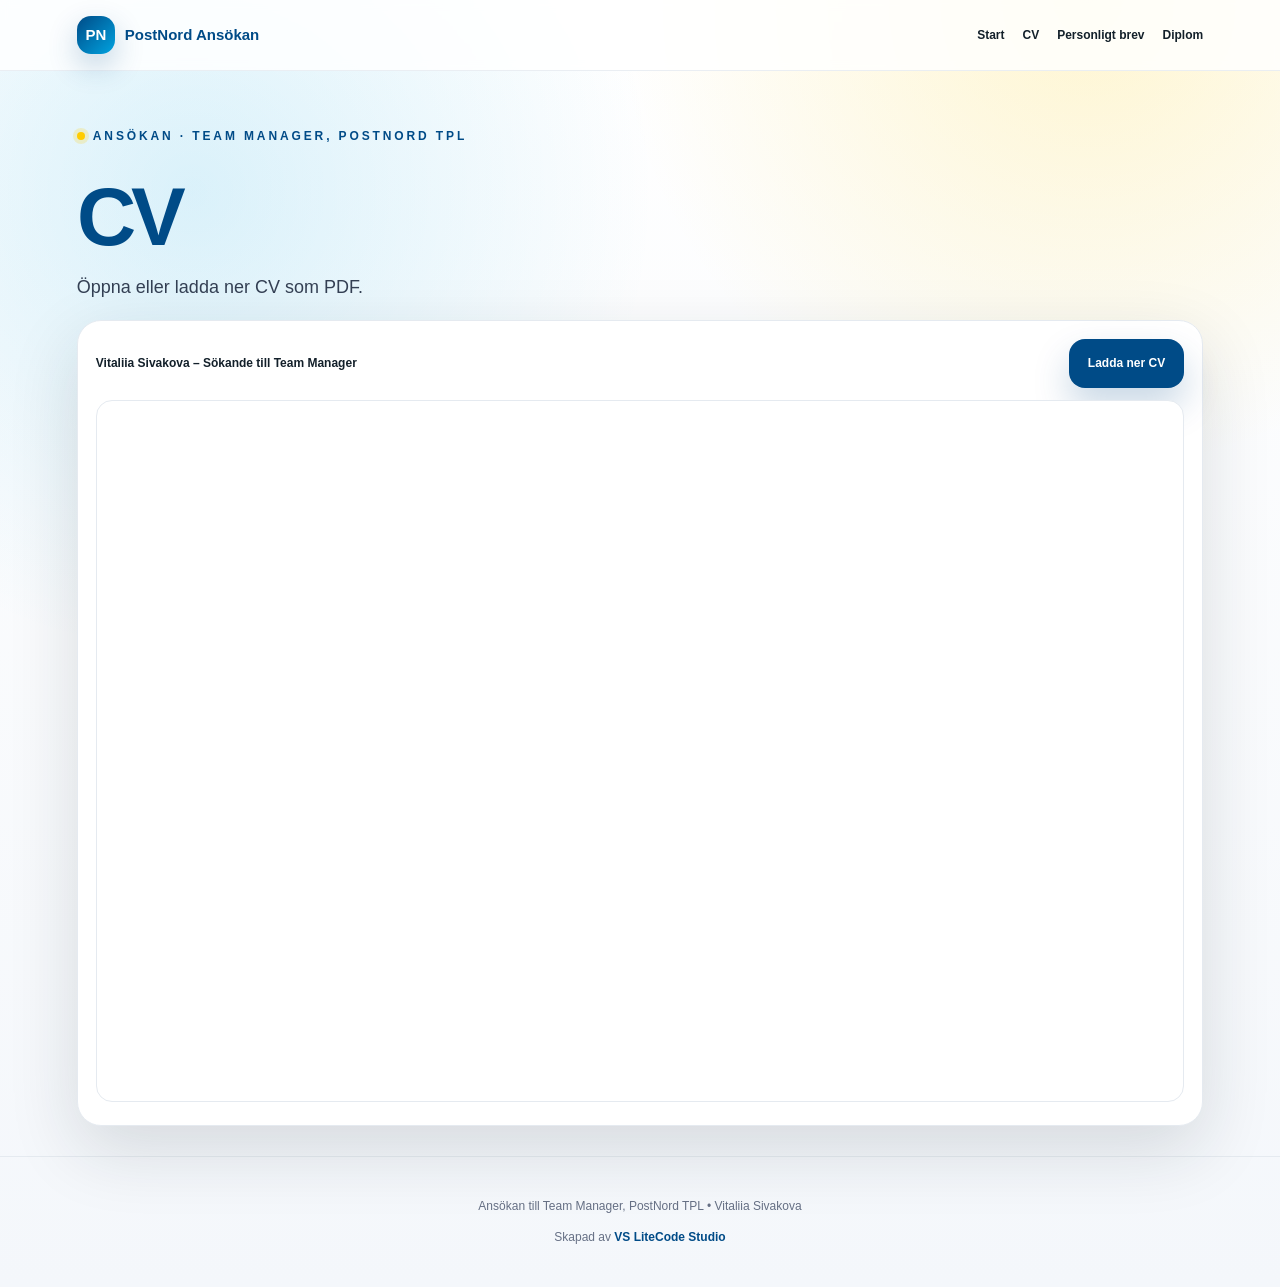
<file: html/cv.html>
<!DOCTYPE html>
<html lang="sv">
<head>
  <meta charset="UTF-8" />
  <meta name="viewport" content="width=device-width, initial-scale=1.0" />
  <title>CV – Vitaliia Sivakova</title>
  <link rel="stylesheet" href="../css/styles.css" />
</head>
<body>
  
<header class="site-header">
  <a class="brand" href="../index.html" aria-label="Startsida">
    <span class="brand-mark">PN</span>
    <span>PostNord Ansökan</span>
  </a>
  <button class="nav-toggle" aria-label="Öppna meny">☰</button>
  <nav class="nav">
    <a href="../index.html">Start</a>
    <a href="cv.html">CV</a>
    <a href="personligt-brev.html">Personligt brev</a>
    <a href="diplom.html">Diplom</a>
  </nav>
</header>

  <main class="document-hero">
    <span class="page-kicker">Ansökan · Team Manager, PostNord TPL</span>
    <h1 class="split-3d-title">CV</h1>
    <p class="lead">Öppna eller ladda ner CV som PDF.</p>
    <section class="pdf-box reveal">
      <div class="pdf-toolbar">
        <strong>Vitaliia Sivakova – Sökande till Team Manager</strong>
        <a class="btn primary" href="../pdf/cv-vitaliia-sivakova-team-manager.pdf" download>Ladda ner CV</a>
      </div>
      <iframe class="pdf-view" src="../pdf/cv-vitaliia-sivakova-team-manager.pdf"></iframe>
    </section>
  </main>
  
<footer class="footer">
  <p>Ansökan till Team Manager, PostNord TPL • Vitaliia Sivakova</p>
  <p>Skapad av <a class="studio-link" href="https://bondarenkovita35-afk.github.io/vs-litecode-studio/" target="_blank" rel="noopener">VS LiteCode Studio</a></p>
</footer>

  <script src="../js/app.js"></script>
</body>
</html>
</file>
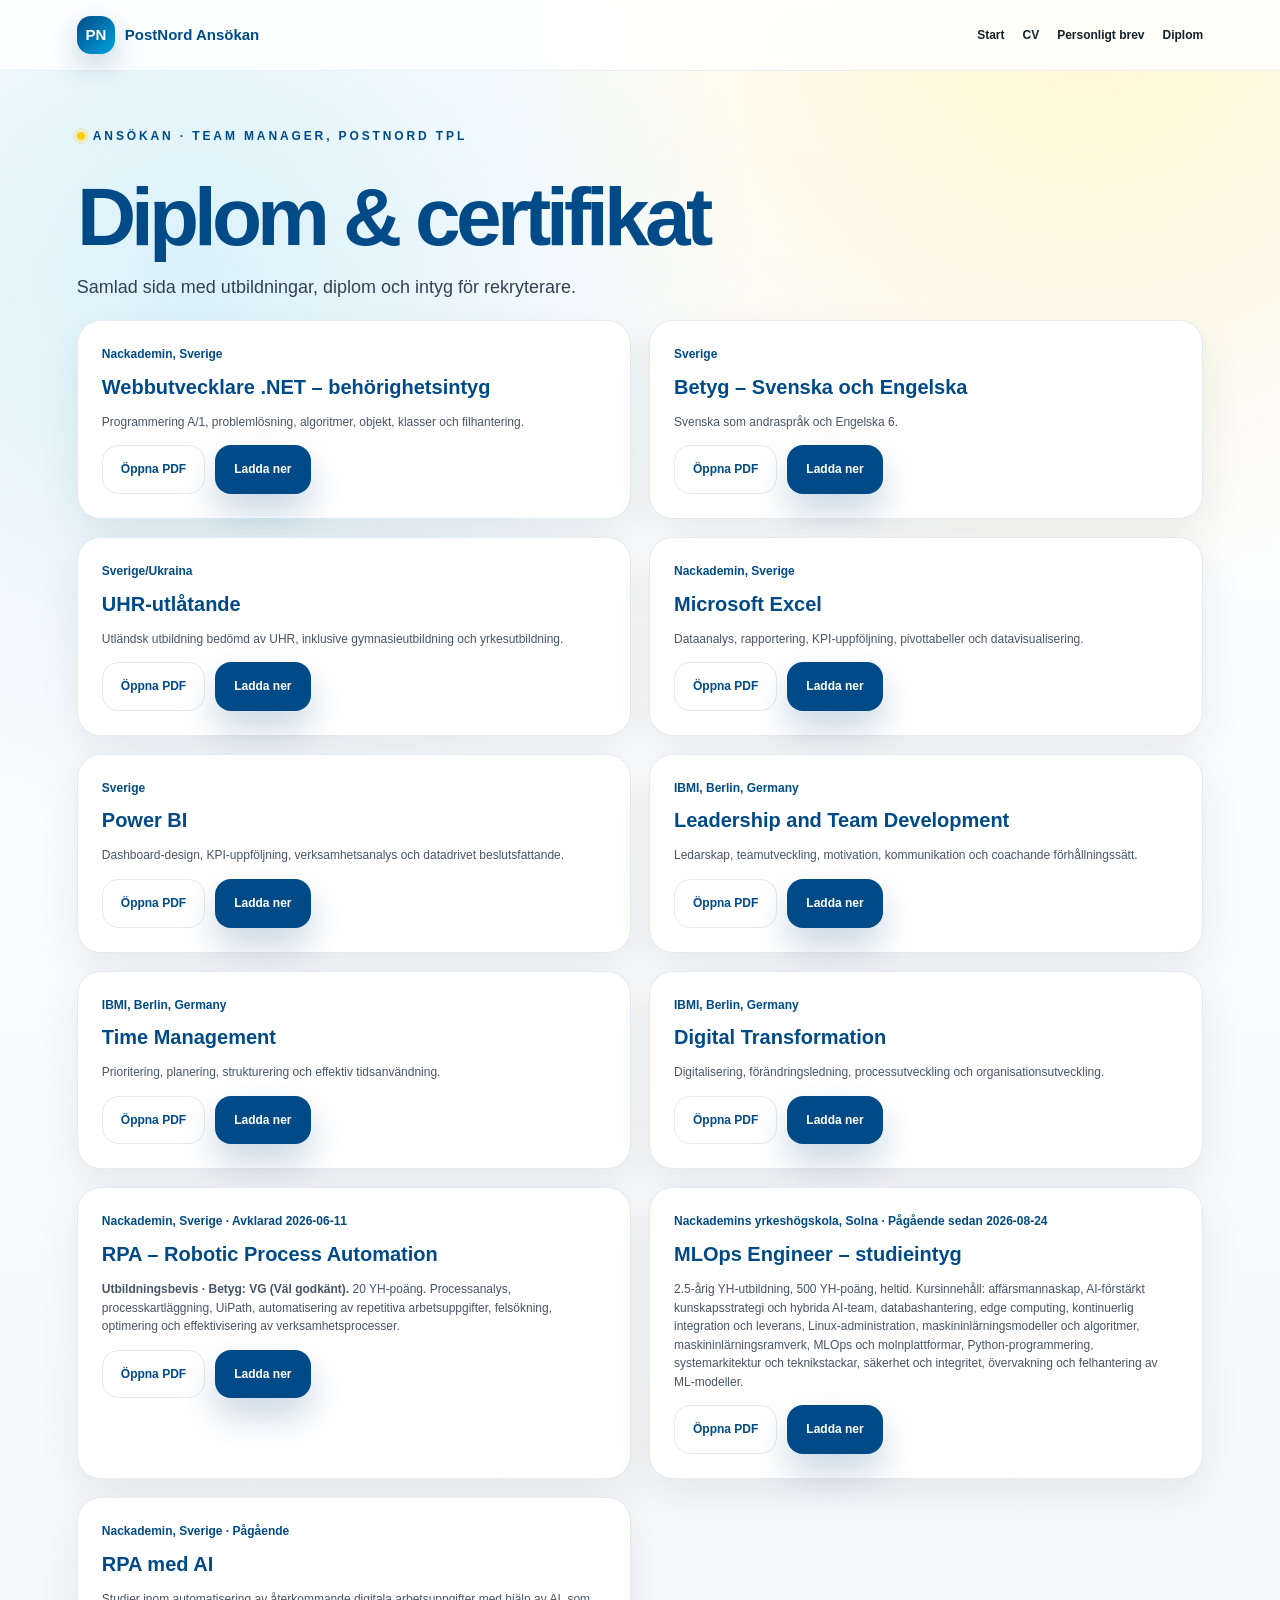
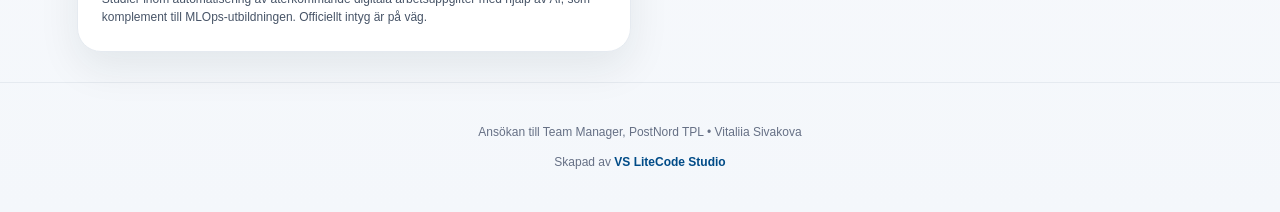
<file: html/diplom.html>
<!DOCTYPE html>
<html lang="sv">

<head>
  <meta charset="UTF-8" />
  <meta name="viewport" content="width=device-width, initial-scale=1.0" />
  <title>Diplom & certifikat – Vitaliia Sivakova</title>
  <link rel="stylesheet" href="../css/styles.css" />
</head>

<body>

  <header class="site-header">
    <a class="brand" href="../index.html" aria-label="Startsida">
      <span class="brand-mark">PN</span>
      <span>PostNord Ansökan</span>
    </a>
    <button class="nav-toggle" aria-label="Öppna meny">☰</button>
    <nav class="nav">
      <a href="../index.html">Start</a>
      <a href="cv.html">CV</a>
      <a href="personligt-brev.html">Personligt brev</a>
      <a href="diplom.html">Diplom</a>
    </nav>
  </header>

  <main class="document-hero">
    <span class="page-kicker">Ansökan · Team Manager, PostNord TPL</span>
    <h1 class="split-3d-title">Diplom &amp; certifikat</h1>
    <p class="lead">Samlad sida med utbildningar, diplom och intyg för rekryterare.</p>
    <section class="diploma-grid">

      <article class="card diploma-card reveal">
        <div class="meta">Nackademin, Sverige</div>
        <h3>Webbutvecklare .NET – behörighetsintyg</h3>
        <p>Programmering A/1, problemlösning, algoritmer, objekt, klasser och filhantering.</p>
        <div class="mini-actions">
          <a class="btn secondary" href="../pdf/behörighetsintyg-programmering-nackademin.pdf">Öppna PDF</a>
          <a class="btn primary" href="../pdf/behörighetsintyg-programmering-nackademin.pdf" download>Ladda ner</a>
        </div>
      </article>


      <article class="card diploma-card reveal">
        <div class="meta">Sverige</div>
        <h3>Betyg – Svenska och Engelska</h3>
        <p>Svenska som andraspråk och Engelska 6.</p>
        <div class="mini-actions">
          <a class="btn secondary" href="../pdf/betyg-sverige-sv-eng.pdf">Öppna PDF</a>
          <a class="btn primary" href="../pdf/betyg-sverige-sv-eng.pdf" download>Ladda ner</a>
        </div>
      </article>


      <article class="card diploma-card reveal">
        <div class="meta">Sverige/Ukraina</div>
        <h3>UHR-utlåtande</h3>
        <p>Utländsk utbildning bedömd av UHR, inklusive gymnasieutbildning och yrkesutbildning.</p>
        <div class="mini-actions">
          <a class="btn secondary" href="../pdf/uhr-utlatande.pdf">Öppna PDF</a>
          <a class="btn primary" href="../pdf/uhr-utlatande.pdf" download>Ladda ner</a>
        </div>
      </article>


      <article class="card diploma-card reveal">
        <div class="meta">Nackademin, Sverige</div>
        <h3>Microsoft Excel</h3>
        <p>Dataanalys, rapportering, KPI-uppföljning, pivottabeller och datavisualisering.</p>
        <div class="mini-actions">
          <a class="btn secondary" href="../pdf/excel-nackademin.pdf">Öppna PDF</a>
          <a class="btn primary" href="../pdf/excel-nackademin.pdf" download>Ladda ner</a>
        </div>
      </article>


      <article class="card diploma-card reveal">
        <div class="meta">Sverige</div>
        <h3>Power BI</h3>
        <p>Dashboard-design, KPI-uppföljning, verksamhetsanalys och datadrivet beslutsfattande.</p>
        <div class="mini-actions">
          <a class="btn secondary" href="../pdf/power-bi-certificate.pdf">Öppna PDF</a>
          <a class="btn primary" href="../pdf/power-bi-certificate.pdf" download>Ladda ner</a>
        </div>
      </article>


      <article class="card diploma-card reveal">
        <div class="meta">IBMI, Berlin, Germany</div>
        <h3>Leadership and Team Development</h3>
        <p>Ledarskap, teamutveckling, motivation, kommunikation och coachande förhållningssätt.</p>
        <div class="mini-actions">
          <a class="btn secondary" href="../pdf/leadership-team-development-ibmi.pdf">Öppna PDF</a>
          <a class="btn primary" href="../pdf/leadership-team-development-ibmi.pdf" download>Ladda ner</a>
        </div>
      </article>


      <article class="card diploma-card reveal">
        <div class="meta">IBMI, Berlin, Germany</div>
        <h3>Time Management</h3>
        <p>Prioritering, planering, strukturering och effektiv tidsanvändning.</p>
        <div class="mini-actions">
          <a class="btn secondary" href="../pdf/time-management-ibmi.pdf">Öppna PDF</a>
          <a class="btn primary" href="../pdf/time-management-ibmi.pdf" download>Ladda ner</a>
        </div>
      </article>


      <article class="card diploma-card reveal">
        <div class="meta">IBMI, Berlin, Germany</div>
        <h3>Digital Transformation</h3>
        <p>Digitalisering, förändringsledning, processutveckling och organisationsutveckling.</p>
        <div class="mini-actions">
          <a class="btn secondary" href="../pdf/digital-transformation-ibmi.pdf">Öppna PDF</a>
          <a class="btn primary" href="../pdf/digital-transformation-ibmi.pdf" download>Ladda ner</a>
        </div>
      </article>


      

    
      

    
      <article class="card diploma-card reveal">
        <div class="meta">Nackademin, Sverige · Avklarad 2026-06-11</div>
        <h3>RPA – Robotic Process Automation</h3>
        <p><strong>Utbildningsbevis · Betyg: VG (Väl godkänt).</strong> 20 YH-poäng. Processanalys, processkartläggning, UiPath, automatisering av repetitiva arbetsuppgifter, felsökning, optimering och effektivisering av verksamhetsprocesser.</p>
        <div class="mini-actions">
          <a class="btn secondary" href="../pdf/utbildningsbevis-rpa-nackademin.pdf">Öppna PDF</a>
          <a class="btn primary" href="../pdf/utbildningsbevis-rpa-nackademin.pdf" download>Ladda ner</a>
        </div>
      </article>

      <article class="card diploma-card reveal">
        <div class="meta">Nackademins yrkeshögskola, Solna · Pågående sedan 2026-08-24</div>
        <h3>MLOps Engineer – studieintyg</h3>
        <p>2.5-årig YH-utbildning, 500 YH-poäng, heltid. Kursinnehåll: affärsmannaskap, AI-förstärkt kunskapsstrategi och hybrida AI-team, databashantering, edge computing, kontinuerlig integration och leverans, Linux-administration, maskininlärningsmodeller och algoritmer, maskininlärningsramverk, MLOps och molnplattformar, Python-programmering, systemarkitektur och teknikstackar, säkerhet och integritet, övervakning och felhantering av ML-modeller.</p>
        <div class="mini-actions">
          <a class="btn secondary" href="../pdf/studieintyg-mlops-engineer-nackademin.pdf">Öppna PDF</a>
          <a class="btn primary" href="../pdf/studieintyg-mlops-engineer-nackademin.pdf" download>Ladda ner</a>
        </div>
      </article>

      <article class="card diploma-card reveal">
        <div class="meta">Nackademin, Sverige · Pågående</div>
        <h3>RPA med AI</h3>
        <p>Studier inom automatisering av återkommande digitala arbetsuppgifter med hjälp av AI, som komplement till MLOps-utbildningen. Officiellt intyg är på väg.</p>
      </article>

    </section>
  </main>

  <footer class="footer">
    <p>Ansökan till Team Manager, PostNord TPL • Vitaliia Sivakova</p>
    <p>Skapad av <a class="studio-link" href="https://bondarenkovita35-afk.github.io/vs-litecode-studio/"
        target="_blank" rel="noopener">VS LiteCode Studio</a></p>
  </footer>

  <script src="../js/app.js"></script>
</body>

</html>
</file>
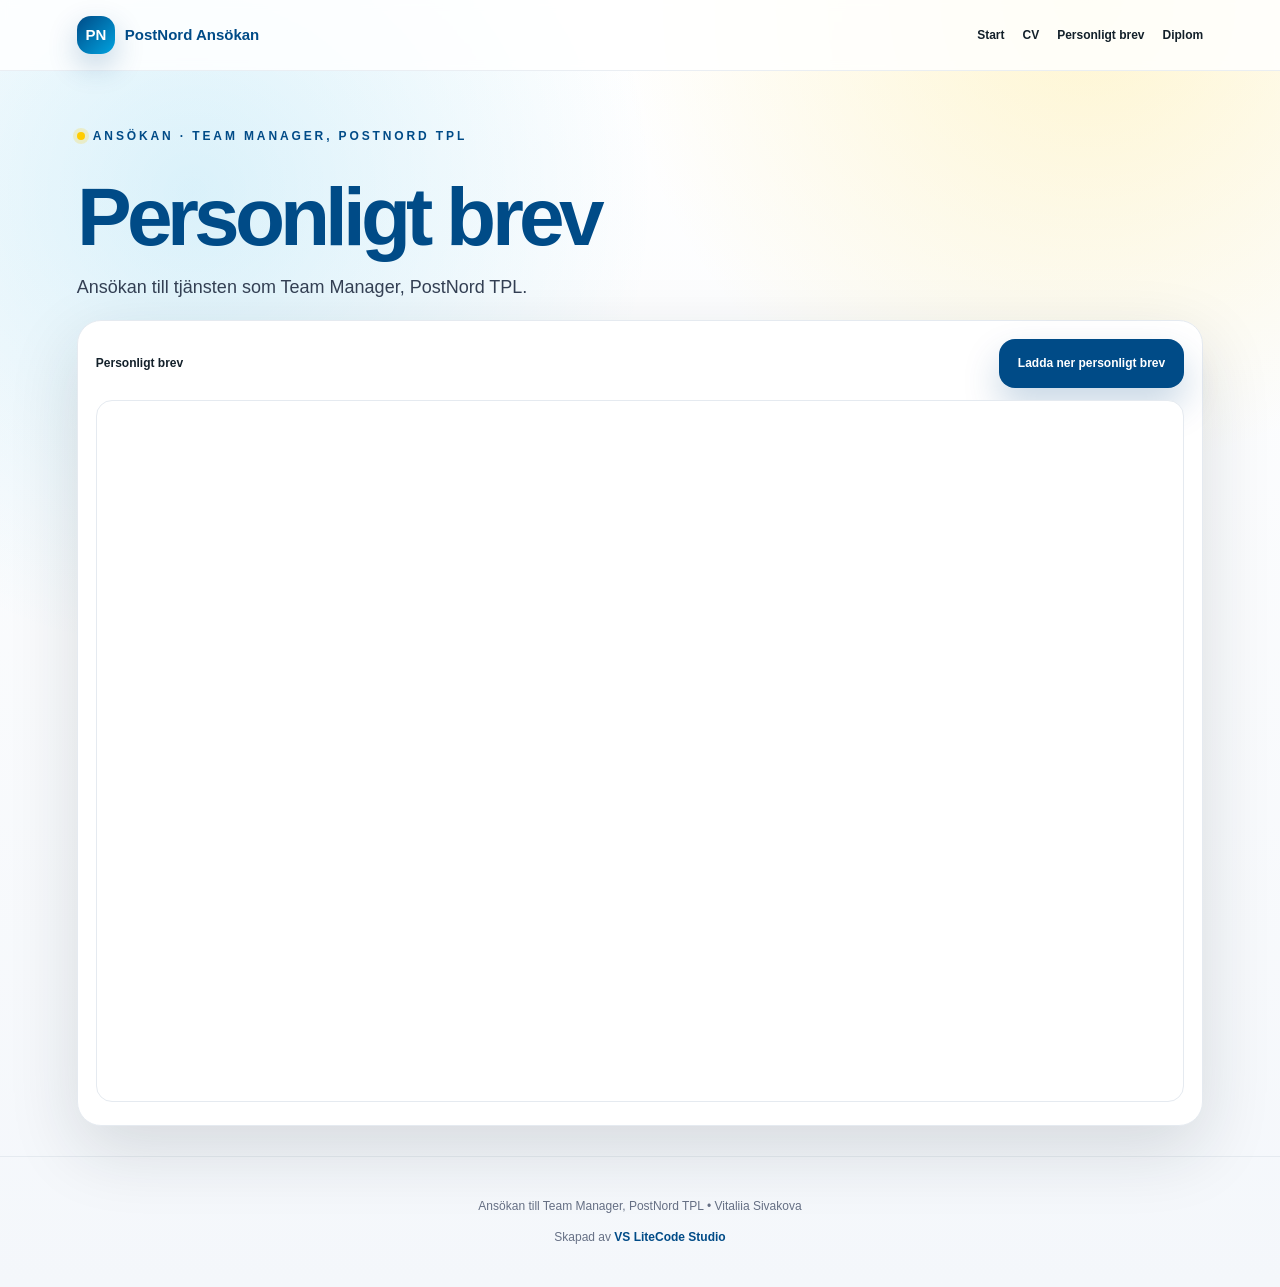
<file: html/personligt-brev.html>
<!DOCTYPE html>
<html lang="sv">
<head>
  <meta charset="UTF-8" />
  <meta name="viewport" content="width=device-width, initial-scale=1.0" />
  <title>Personligt brev – Vitaliia Sivakova</title>
  <link rel="stylesheet" href="../css/styles.css" />
</head>
<body>
  
<header class="site-header">
  <a class="brand" href="../index.html" aria-label="Startsida">
    <span class="brand-mark">PN</span>
    <span>PostNord Ansökan</span>
  </a>
  <button class="nav-toggle" aria-label="Öppna meny">☰</button>
  <nav class="nav">
    <a href="../index.html">Start</a>
    <a href="cv.html">CV</a>
    <a href="personligt-brev.html">Personligt brev</a>
    <a href="diplom.html">Diplom</a>
  </nav>
</header>

  <main class="document-hero">
    <span class="page-kicker">Ansökan · Team Manager, PostNord TPL</span>
    <h1 class="split-3d-title">Personligt brev</h1>
    <p class="lead">Ansökan till tjänsten som Team Manager, PostNord TPL.</p>
    <section class="pdf-box reveal">
      <div class="pdf-toolbar">
        <strong>Personligt brev</strong>
        <a class="btn primary" href="../pdf/personligt-brev-vitaliia-sivakova-team-manager.pdf" download>Ladda ner personligt brev</a>
      </div>
      <iframe class="pdf-view" src="../pdf/personligt-brev-vitaliia-sivakova-team-manager.pdf"></iframe>
    </section>
  </main>
  
<footer class="footer">
  <p>Ansökan till Team Manager, PostNord TPL • Vitaliia Sivakova</p>
  <p>Skapad av <a class="studio-link" href="https://bondarenkovita35-afk.github.io/vs-litecode-studio/" target="_blank" rel="noopener">VS LiteCode Studio</a></p>
</footer>

  <script src="../js/app.js"></script>
</body>
</html>
</file>
<file: css/styles.css>
:root{
  --blue:#004B87;
  --light-blue:#00A3E0;
  --yellow:#FFCC00;
  --ink:#13202A;
  --muted:#667085;
  --bg:#F4F7FB;
  --card:#FFFFFF;
  --line:#E5EAF0;
  --shadow:0 24px 70px rgba(19,32,42,.14);
  --radius:24px;
}

*{box-sizing:border-box}
html{scroll-behavior:smooth}
body{
  margin:0;
  font-family:Arial, Helvetica, sans-serif;
  font-size:12px;
  line-height:1.55;
  color:var(--ink);
  background:
    radial-gradient(circle at 15% 15%, rgba(0,163,224,.14), transparent 30%),
    radial-gradient(circle at 85% 0%, rgba(255,204,0,.18), transparent 28%),
    linear-gradient(180deg,#fff,var(--bg));
  min-height:100vh;
}

body.loading{overflow:hidden}

/* ===================== INTRO — karriärresan ===================== */
.intro{
  position:fixed;inset:0;z-index:1000;overflow:hidden;perspective:1600px;color:#fff;
  background:
    radial-gradient(circle at 18% 12%, rgba(0,163,224,.16), transparent 32%),
    radial-gradient(circle at 85% 85%, rgba(255,204,0,.10), transparent 30%),
    linear-gradient(160deg,#03060c 0%,#071b33 55%,#020409 100%);
  transition:opacity 1s ease, visibility 1s ease, transform 1s ease;
}
.intro.hide{opacity:0;visibility:hidden;transform:scale(1.04)}

.starfield{
  position:absolute;inset:0;pointer-events:none;z-index:1;
  background-image:
    radial-gradient(circle, rgba(255,255,255,.95) 0 1px, transparent 1.6px),
    radial-gradient(circle, rgba(255,204,0,.75) 0 1px, transparent 1.5px),
    radial-gradient(circle, rgba(0,183,255,.8) 0 1px, transparent 1.7px);
  background-size:150px 150px, 210px 210px, 270px 270px;
  background-position:0 0, 60px 80px, 120px 30px;
  opacity:.32;
  animation:starTwinkle 3.6s ease-in-out infinite alternate;
}
@keyframes starTwinkle{0%{opacity:.28}100%{opacity:.68}}

.intro.finale-active .starfield{animation-play-state:paused;opacity:0 !important}

.grid-floor{
  position:absolute;left:50%;bottom:-12%;width:170%;height:60%;
  transform:translateX(-50%) rotateX(58deg);
  background-image:
    repeating-linear-gradient(0deg, rgba(0,210,255,.30) 0 2px, transparent 2px 64px),
    repeating-linear-gradient(90deg, rgba(0,210,255,.30) 0 2px, transparent 2px 64px);
  background-position:0 0;
  -webkit-mask-image:radial-gradient(ellipse at center, #000 45%, transparent 78%);
          mask-image:radial-gradient(ellipse at center, #000 45%, transparent 78%);
  animation:gridNeonPulse 3s ease-in-out infinite alternate;
}
@keyframes gridNeonPulse{
  0%{opacity:.55;filter:drop-shadow(0 0 8px rgba(0,183,255,.4)) drop-shadow(0 0 20px rgba(0,183,255,.22))}
  100%{opacity:.95;filter:drop-shadow(0 0 16px rgba(255,204,0,.55)) drop-shadow(0 0 40px rgba(0,183,255,.5))}
}

.intro-vignette{position:absolute;inset:0;pointer-events:none;z-index:3;background:radial-gradient(ellipse at center, transparent 0 40%, rgba(0,0,0,.46) 78%, rgba(0,0,0,.82) 100%)}

.intro-topbar{position:absolute;top:0;left:0;right:0;z-index:20;display:flex;align-items:center;justify-content:space-between;padding:22px 28px}
.intro-progress-track{position:absolute;top:0;left:0;right:0;height:3px;background:rgba(255,255,255,.12);z-index:21}
.intro-progress-bar{height:100%;width:0%;background:linear-gradient(90deg,var(--light-blue),var(--yellow))}
.intro-label{font-size:11px;letter-spacing:.28em;text-transform:uppercase;color:rgba(255,255,255,.75);opacity:0;transition:opacity .8s ease}
.intro.ready .intro-label{opacity:1}
.skip-btn{font:inherit;font-size:12px;letter-spacing:.14em;text-transform:uppercase;color:#fff;background:rgba(255,255,255,.08);border:1px solid rgba(255,255,255,.28);border-radius:999px;padding:9px 16px;cursor:pointer;display:flex;align-items:center;gap:8px}
.skip-btn:hover{background:rgba(255,255,255,.18)}

.route-wrap{position:absolute;inset:0;display:grid;place-items:center;z-index:4;transform-style:preserve-3d;opacity:1;transition:opacity 1s ease}
.intro.finale-active .route-wrap{opacity:0}
.intro.finale-active .grid-floor{animation-play-state:paused;opacity:0!important;transition:opacity .8s ease}
.route-tilt{position:relative;width:min(1240px,95vw);aspect-ratio:2/1;transform-style:preserve-3d}
.route-svg{position:absolute;inset:0;width:100%;height:100%;overflow:visible}
.route-svg-mobile{display:none}
.route-path{fill:none;stroke:url(#routeGrad);stroke-width:3;stroke-linecap:round;filter:drop-shadow(0 0 8px rgba(0,183,255,.5))}
.marker{position:absolute;width:12px;height:12px;margin:-6px;border-radius:50%;background:#fff;box-shadow:0 0 14px #fff,0 0 34px rgba(0,183,255,.9);opacity:0;transition:opacity .3s ease}
.marker.show{opacity:1}

.pin{position:absolute;left:var(--dx);top:var(--dy);transform:translate(-50%,-50%);text-align:center;z-index:6}
.pin-dot{width:12px;height:12px;margin:0 auto;border-radius:50%;background:#8ee8ff;box-shadow:0 0 14px #8ee8ff,0 0 32px rgba(0,183,255,.85);opacity:0;transform:scale(.3);transition:opacity .4s ease, transform .4s cubic-bezier(.16,1,.3,1)}
.pin-dot.gold{background:#ffe28a;box-shadow:0 0 16px #ffe28a,0 0 38px rgba(255,204,0,.9)}
.pin.show .pin-dot{opacity:1;transform:scale(1)}
.pin-card{position:absolute;left:50%;transform:translate(-50%,8px);width:250px;padding:14px 17px;border-radius:16px;background:rgba(4,16,30,.8);border:1px solid rgba(255,255,255,.18);backdrop-filter:blur(3px);opacity:0;transition:opacity .5s ease .1s, transform .5s cubic-bezier(.16,1,.3,1) .1s;pointer-events:none}
.pin-card b{display:block;font-size:15px;letter-spacing:.02em;color:#ffe28a}
.pin-card span{display:block;margin-top:5px;font-size:13px;line-height:1.4;color:#dff3ff}
.pin.above .pin-card{bottom:18px;transform:translate(-50%,8px)}
.pin.below .pin-card{top:18px;transform:translate(-50%,-8px)}
.pin.show .pin-card{opacity:1;transform:translate(-50%,0)}
.pin-short{display:none;font-size:11px;font-weight:800;letter-spacing:.03em;color:#ffe28a;white-space:nowrap}
.pin.show:not(.active) .pin-card{width:auto;padding:7px 12px;border-radius:10px}
.pin.show:not(.active) .pin-card b,.pin.show:not(.active) .pin-card span{display:none}
.pin.show:not(.active) .pin-card .pin-short{display:block}
.pin.active .pin-dot{transform:scale(1.25)}
.pin-card.gold b{color:#fff4bf}
.pin-card.gold{border-color:rgba(255,204,0,.35)}
/* on the wide desktop route the first/last waypoint sit close to its edge —
   anchor their cards inward instead of centering, so nothing overflows
   off-screen even on a narrower desktop window. Not needed below 821px:
   the mobile route below is a different, vertical layout where no
   waypoint sits near the screen edge. */
@media(min-width:821px){
  .pin.edge-left .pin-card{left:0;transform:translate(0,8px)}
  .pin.edge-left.below .pin-card{transform:translate(0,-8px)}
  .pin.edge-left.show:not(.active) .pin-card{transform:translate(0,8px)}
  .pin.edge-right .pin-card{left:auto;right:0;transform:translate(0,8px)}
  .pin.edge-right.below .pin-card{transform:translate(0,-8px)}
  .pin.edge-right.show:not(.active) .pin-card{transform:translate(0,8px)}
}

.finale{position:absolute;inset:0;display:grid;place-items:center;text-align:center;z-index:8;opacity:0;pointer-events:none;transform:translateZ(0) scale(.92);transition:opacity .8s ease, transform .8s cubic-bezier(.16,1,.3,1)}
.finale.show{opacity:1;transform:translateZ(0) scale(1)}
.photo-portal{width:190px;height:190px;border-radius:50%;overflow:hidden;border:3px solid rgba(255,204,0,.85);box-shadow:0 0 60px rgba(0,183,255,.55),0 0 110px rgba(255,204,0,.3);opacity:0;transform:scale(.4) rotate(-16deg);filter:blur(4px);transition:opacity .9s cubic-bezier(.16,1,.3,1), transform .9s cubic-bezier(.16,1,.3,1), filter .9s ease}
.photo-portal img{width:100%;height:100%;object-fit:cover;object-position:center 20%;display:block}
.finale.show .photo-portal{opacity:1;transform:scale(1) rotate(0);filter:blur(0)}
.word{position:relative;font-family:Georgia,'Times New Roman',serif;font-weight:800;text-transform:uppercase;color:#ffe7b3;line-height:.95;white-space:nowrap;margin-top:20px;text-shadow:0 0 14px rgba(255,204,0,.42),0 0 32px rgba(0,183,255,.26),0 16px 60px rgba(0,0,0,.7);opacity:0;transition:opacity .3s ease}
.word.show{opacity:1}
.word::before,.word::after{content:attr(data-text);position:absolute;inset:0;pointer-events:none;mix-blend-mode:screen;opacity:.3}
.word::before{color:#28c7ff;transform:translate3d(-1.5px,-1px,0)}
.word::after{color:#ffcc00;transform:translate3d(1.5px,1px,0)}
.word-name{font-size:clamp(28px,4.6vw,60px)}
.finale-kicker{margin-top:16px;font-size:11px;letter-spacing:.34em;text-transform:uppercase;color:#bfeaff;opacity:0;transition:opacity .5s ease}
.finale-kicker.show{opacity:1}
.word-role{font-size:clamp(20px,3.2vw,38px);margin-top:4px}
.lt{display:inline-block;opacity:0;transform:translateY(20px) rotateX(70deg)}
.word.show .lt{animation:letterIn .55s cubic-bezier(.16,1,.3,1) forwards}
@keyframes letterIn{to{opacity:1;transform:translateY(0) rotateX(0)}}
.role-sub{margin-top:14px;font-size:13px;letter-spacing:.06em;color:#d8f4ff;max-width:420px;opacity:0;transition:opacity .6s ease .2s}
.role-sub.show{opacity:1}

@media(max-width:820px){
  /* the wide 2:1 desktop route becomes a tall, tighter zig-zag so it
     actually fills a phone screen instead of shrinking into a thin strip */
  .route-tilt{width:min(400px,92vw);aspect-ratio:1/2}
  .route-svg-desktop{display:none}
  .route-svg-mobile{display:block}
  .pin{left:var(--mx);top:var(--my)}

  .intro .pin-card{width:150px;font-size:10px}
  .intro .word-name{font-size:26px}
  .intro .word-role{font-size:18px}
  .intro .photo-portal{width:140px;height:140px}

  /* the mobile path zig-zags between a left and a right column with
     waypoints fairly close together vertically — a card anchored above
     or below (like on desktop) would be tall enough to cover the next
     waypoint. Anchoring it sideways, into the gap between the two
     columns, keeps it clear of its neighbours instead. */
  .pin.m-left .pin-card,.pin.m-right .pin-card{top:50%;bottom:auto;transform:translate(0,-50%)}
  .pin.m-left .pin-card{left:18px}
  .pin.m-right .pin-card{left:auto;right:18px}
  .pin.show.m-left .pin-card,.pin.show.m-right .pin-card{opacity:1;transform:translate(0,-50%)}

  /* the waypoint nearest the top of the mobile path has no room above it
     for a vertically-centered card — anchor it below the dot instead */
  .pin.m-top .pin-card,.pin.show.m-top .pin-card{top:20px;bottom:auto;transform:translate(0,0)}
}

.site-header{
  position:sticky;
  top:0;
  z-index:50;
  display:flex;
  align-items:center;
  justify-content:space-between;
  padding:16px 6vw;
  backdrop-filter:blur(4px);
  background:rgba(255,255,255,.82);
  border-bottom:1px solid rgba(229,234,240,.8);
}

.brand{
  display:flex;
  align-items:center;
  gap:10px;
  font-weight:800;
  color:var(--blue);
  text-decoration:none;
  font-size:15px;
}

.brand-mark{
  width:38px;
  height:38px;
  border-radius:14px;
  display:grid;
  place-items:center;
  background:linear-gradient(135deg,var(--blue),var(--light-blue));
  color:#fff;
  box-shadow:0 12px 30px rgba(0,75,135,.24);
}

.nav{display:flex;gap:18px}
.nav a{
  color:var(--ink);
  text-decoration:none;
  font-weight:700;
  position:relative;
}
.nav a::after{
  content:"";
  position:absolute;
  left:0;
  bottom:-6px;
  height:2px;
  width:0;
  background:var(--yellow);
  transition:.25s;
}
.nav a:hover::after{width:100%}
.nav-toggle{display:none}

.hero{
  min-height:calc(100vh - 72px);
  display:grid;
  grid-template-columns:1.05fr .95fr;
  gap:48px;
  align-items:center;
  padding:70px 6vw 60px;
  perspective:1100px;
}

.hero-copy{animation:fadeUp .9s ease both}
.eyebrow{
  display:inline-flex;
  align-items:center;
  gap:8px;
  padding:8px 13px;
  border:1px solid var(--line);
  border-radius:999px;
  background:#fff;
  font-weight:700;
  color:var(--blue);
}
.eyebrow::before{
  content:"";
  width:9px;height:9px;border-radius:50%;
  background:var(--yellow);
  box-shadow:0 0 0 5px rgba(255,204,0,.2);
}
h1{
  margin:22px 0 14px;
  font-size:clamp(42px,7vw,82px);
  line-height:.96;
  letter-spacing:-.06em;
}
h1 span{color:var(--blue)}
.lead{font-size:18px;color:#344054;max-width:720px}
.hero-actions{display:flex;gap:14px;flex-wrap:wrap;margin-top:28px}
.btn{
  display:inline-flex;
  align-items:center;
  gap:10px;
  padding:14px 18px;
  border-radius:16px;
  text-decoration:none;
  font-weight:800;
  border:1px solid transparent;
  transition:.25s ease;
}
.btn.primary{background:var(--blue);color:#fff;box-shadow:0 18px 36px rgba(0,75,135,.22)}
.btn.secondary{background:#fff;color:var(--blue);border-color:var(--line)}
.btn:hover{transform:translateY(-3px)}
.hero-card{
  position:relative;
  transform-style:preserve-3d;
  transform:rotateY(-11deg) rotateX(6deg);
  transition:transform .3s ease;
}
.hero-card:hover{transform:rotateY(-4deg) rotateX(2deg) translateY(-6px)}
.photo-frame{
  padding:14px;
  border-radius:32px;
  background:linear-gradient(145deg,#fff,#EFF5FA);
  box-shadow:var(--shadow);
}
.photo-frame img{
  display:block;
  width:100%;
  border-radius:24px;
  aspect-ratio:4/5;
  object-fit:cover;
  object-position:center 22%;
}
.floating-badge{
  position:absolute;
  right:-12px;
  bottom:42px;
  padding:16px;
  border-radius:20px;
  background:rgba(255,255,255,.92);
  box-shadow:0 18px 40px rgba(19,32,42,.17);
  backdrop-filter:blur(3px);
  font-weight:800;
  color:var(--blue);
}

.section{
  padding:72px 6vw;
}
.section-title{
  font-size:32px;
  margin:0 0 26px;
  color:var(--blue);
  letter-spacing:-.03em;
}
.grid{
  display:grid;
  grid-template-columns:repeat(3,1fr);
  gap:18px;
}
.card{
  background:var(--card);
  border:1px solid var(--line);
  border-radius:var(--radius);
  padding:24px;
  box-shadow:0 16px 42px rgba(19,32,42,.08);
  transition:.25s;
}
.card:hover{transform:translateY(-5px)}
.card h3{margin:0 0 10px;color:var(--blue);font-size:20px}
.card p{margin:0;color:#475467}
.card ul{margin:10px 0 0;padding-left:18px;color:#475467}
.card li{margin:5px 0}

.timeline{
  display:grid;
  gap:16px;
}
.timeline-item{
  display:grid;
  grid-template-columns:130px 1fr;
  gap:18px;
  align-items:start;
}
.year{
  color:var(--blue);
  font-weight:900;
  font-size:14px;
}
.document-hero{
  padding:56px 6vw 30px;
  perspective:1000px;
}
.page-kicker{
  display:inline-flex;
  align-items:center;
  gap:8px;
  margin-bottom:10px;
  font-size:12px;
  font-weight:800;
  letter-spacing:.24em;
  text-transform:uppercase;
  color:var(--blue);
  opacity:0;
  animation:kickerFade .6s ease forwards .1s;
}
.page-kicker::before{
  content:"";
  width:8px;height:8px;border-radius:50%;
  background:var(--yellow);
  box-shadow:0 0 0 4px rgba(255,204,0,.2);
}
@keyframes kickerFade{to{opacity:1}}
.split-3d-title{perspective:700px;display:block}
.pt-letter{
  display:inline-block;
  opacity:0;
  transform:translateY(26px) rotateX(75deg) translateZ(-40px);
  animation:ptLetterIn .6s cubic-bezier(.16,1,.3,1) forwards;
}
@keyframes ptLetterIn{to{opacity:1;transform:translateY(0) rotateX(0) translateZ(0)}}
.pdf-box{
  background:#fff;
  border:1px solid var(--line);
  border-radius:24px;
  padding:18px;
  box-shadow:var(--shadow);
}
.pdf-box.reveal{
  transform:translateY(30px) rotateX(9deg) scale(.98);
  transform-origin:top center;
}
.pdf-box.reveal.show{
  transform:translateY(0) rotateX(0) scale(1);
}
.diploma-card.reveal{
  transform:translateY(24px) rotateX(10deg) scale(.97);
  transform-origin:top center;
}
.diploma-card.reveal.show{
  transform:translateY(0) rotateX(0) scale(1);
}
.pdf-toolbar{
  display:flex;
  justify-content:space-between;
  gap:12px;
  flex-wrap:wrap;
  align-items:center;
  margin-bottom:12px;
}
.pdf-view{
  width:100%;
  height:78vh;
  border:1px solid var(--line);
  border-radius:16px;
  background:#fff;
}
.diploma-grid{
  display:grid;
  grid-template-columns:repeat(2,1fr);
  gap:18px;
  perspective:1000px;
}
.diploma-card .meta{font-weight:800;color:var(--blue);margin-bottom:8px}
.diploma-card .mini-actions{display:flex;gap:10px;flex-wrap:wrap;margin-top:14px}
.footer{
  padding:28px 6vw;
  text-align:center;
  color:var(--muted);
  border-top:1px solid var(--line);
}
.reveal{opacity:0;transform:translateY(24px);transition:.7s ease}
.reveal.show{opacity:1;transform:none}

@keyframes fadeUp{
  from{opacity:0;transform:translateY(26px)}
  to{opacity:1;transform:none}
}

@media(max-width:900px){
  .hero{grid-template-columns:1fr}
  .grid,.diploma-grid{grid-template-columns:1fr}
  .timeline-item{grid-template-columns:1fr}
  .nav{
    position:absolute;
    right:6vw;
    top:62px;
    display:none;
    flex-direction:column;
    background:#fff;
    border:1px solid var(--line);
    border-radius:18px;
    padding:18px;
    box-shadow:var(--shadow);
  }
  .nav.open{display:flex}
  .nav-toggle{
    display:block;
    border:0;
    background:var(--blue);
    color:#fff;
    border-radius:12px;
    padding:9px 12px;
    font-size:18px;
  }
}

.studio-link{
  color:var(--blue);
  font-weight:800;
  text-decoration:none;
}
.studio-link:hover{text-decoration:underline}
</file>
